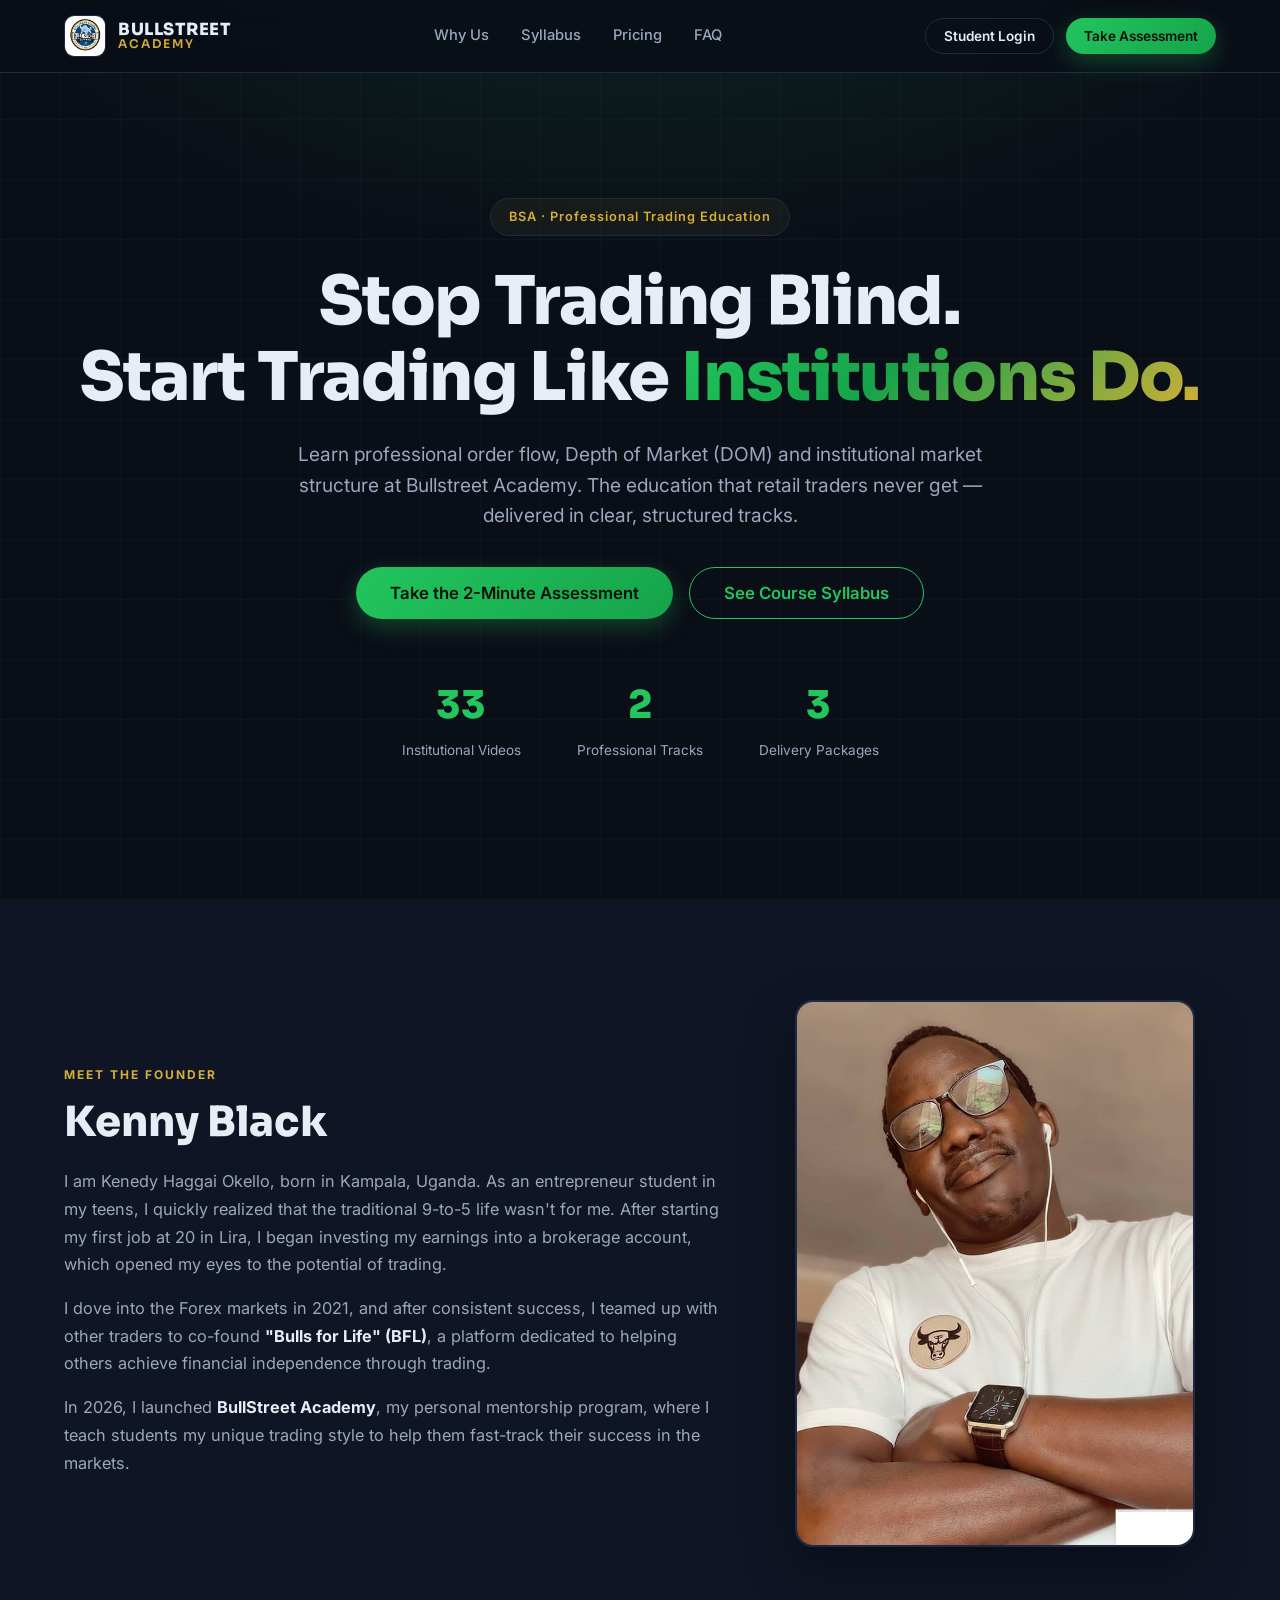
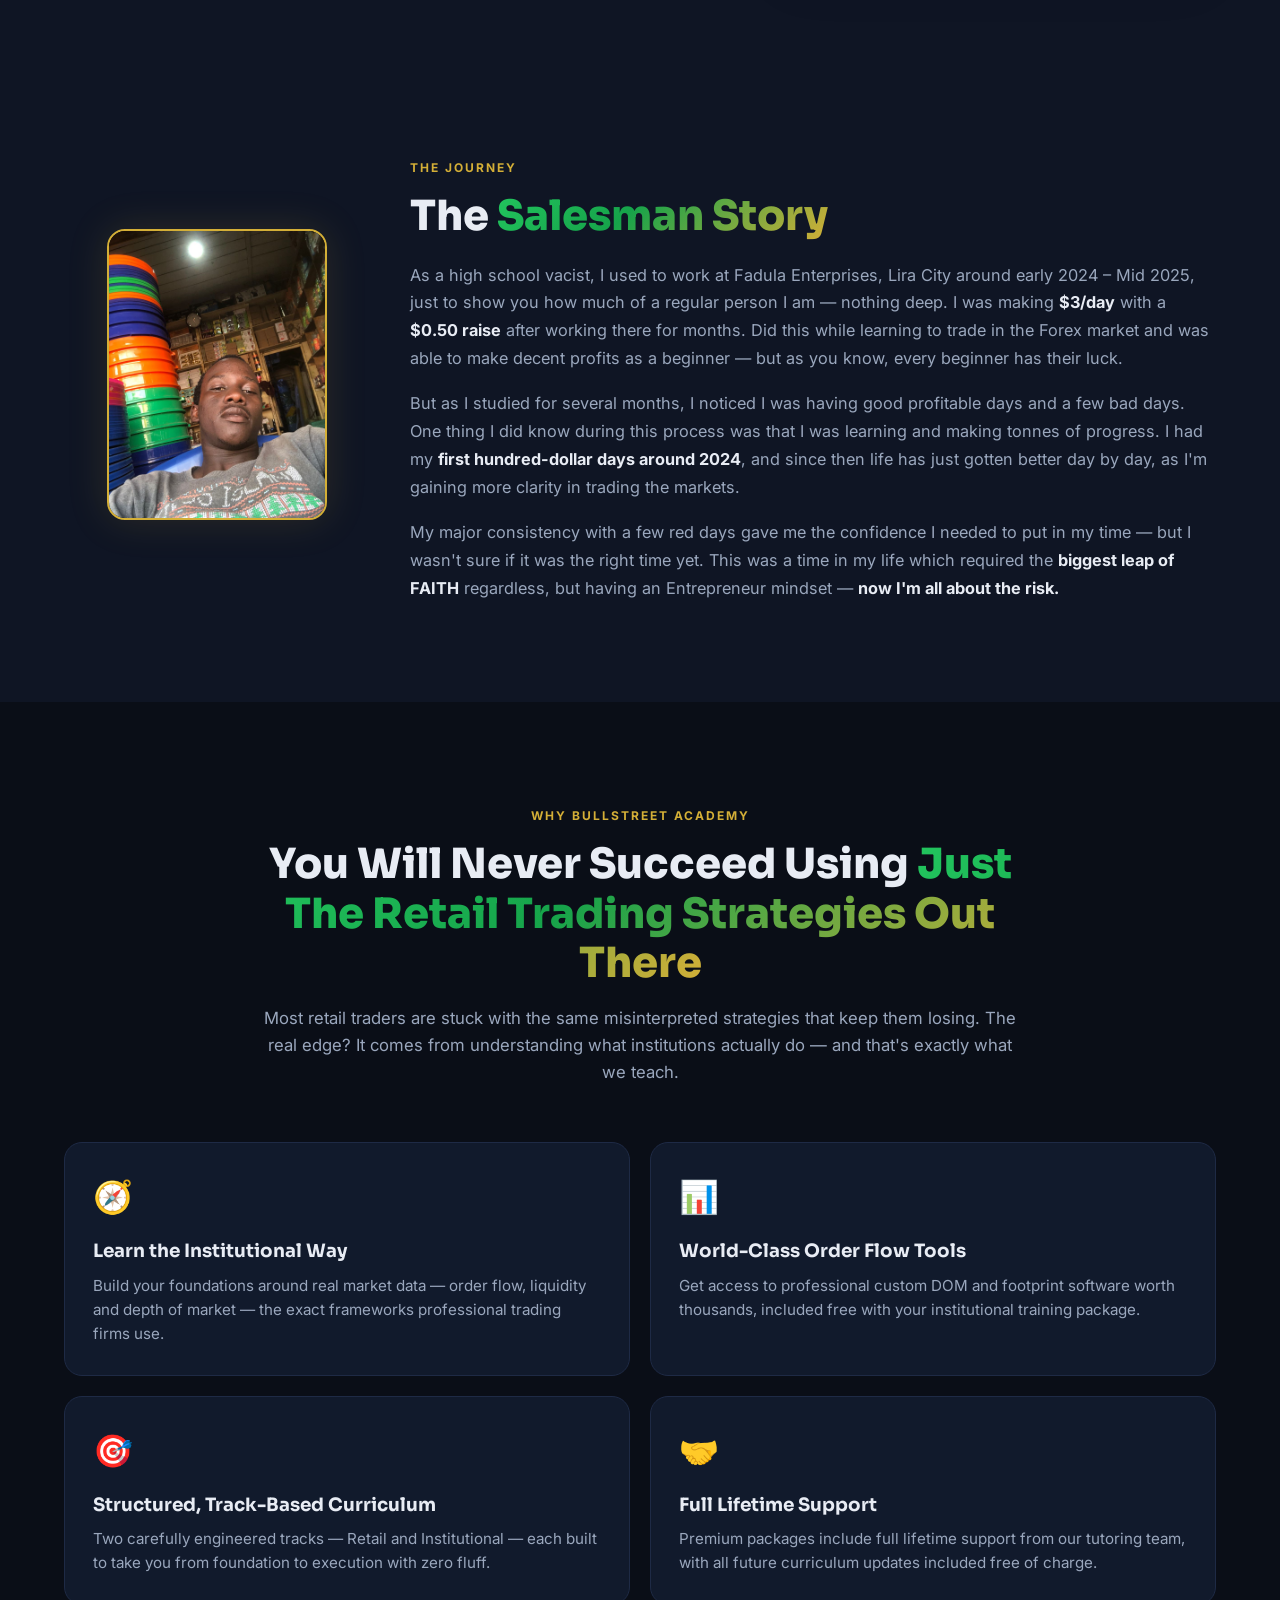
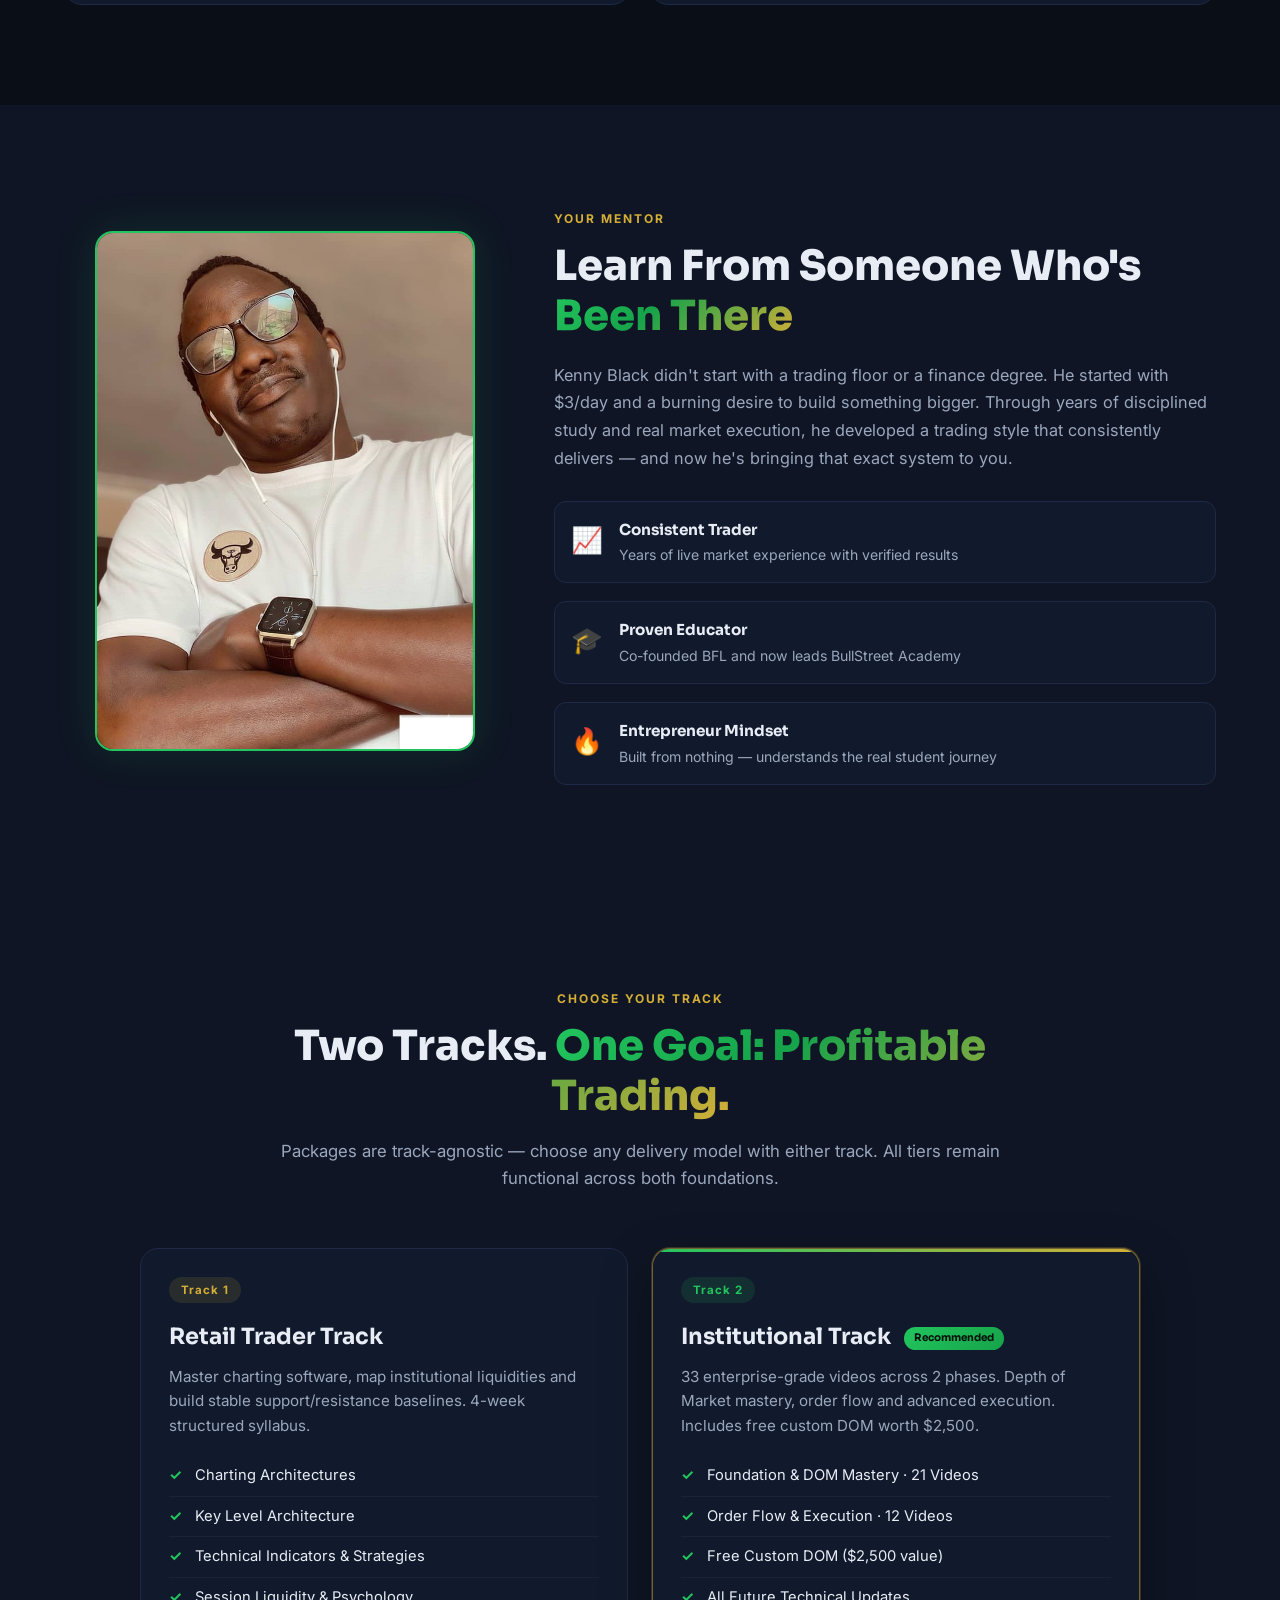
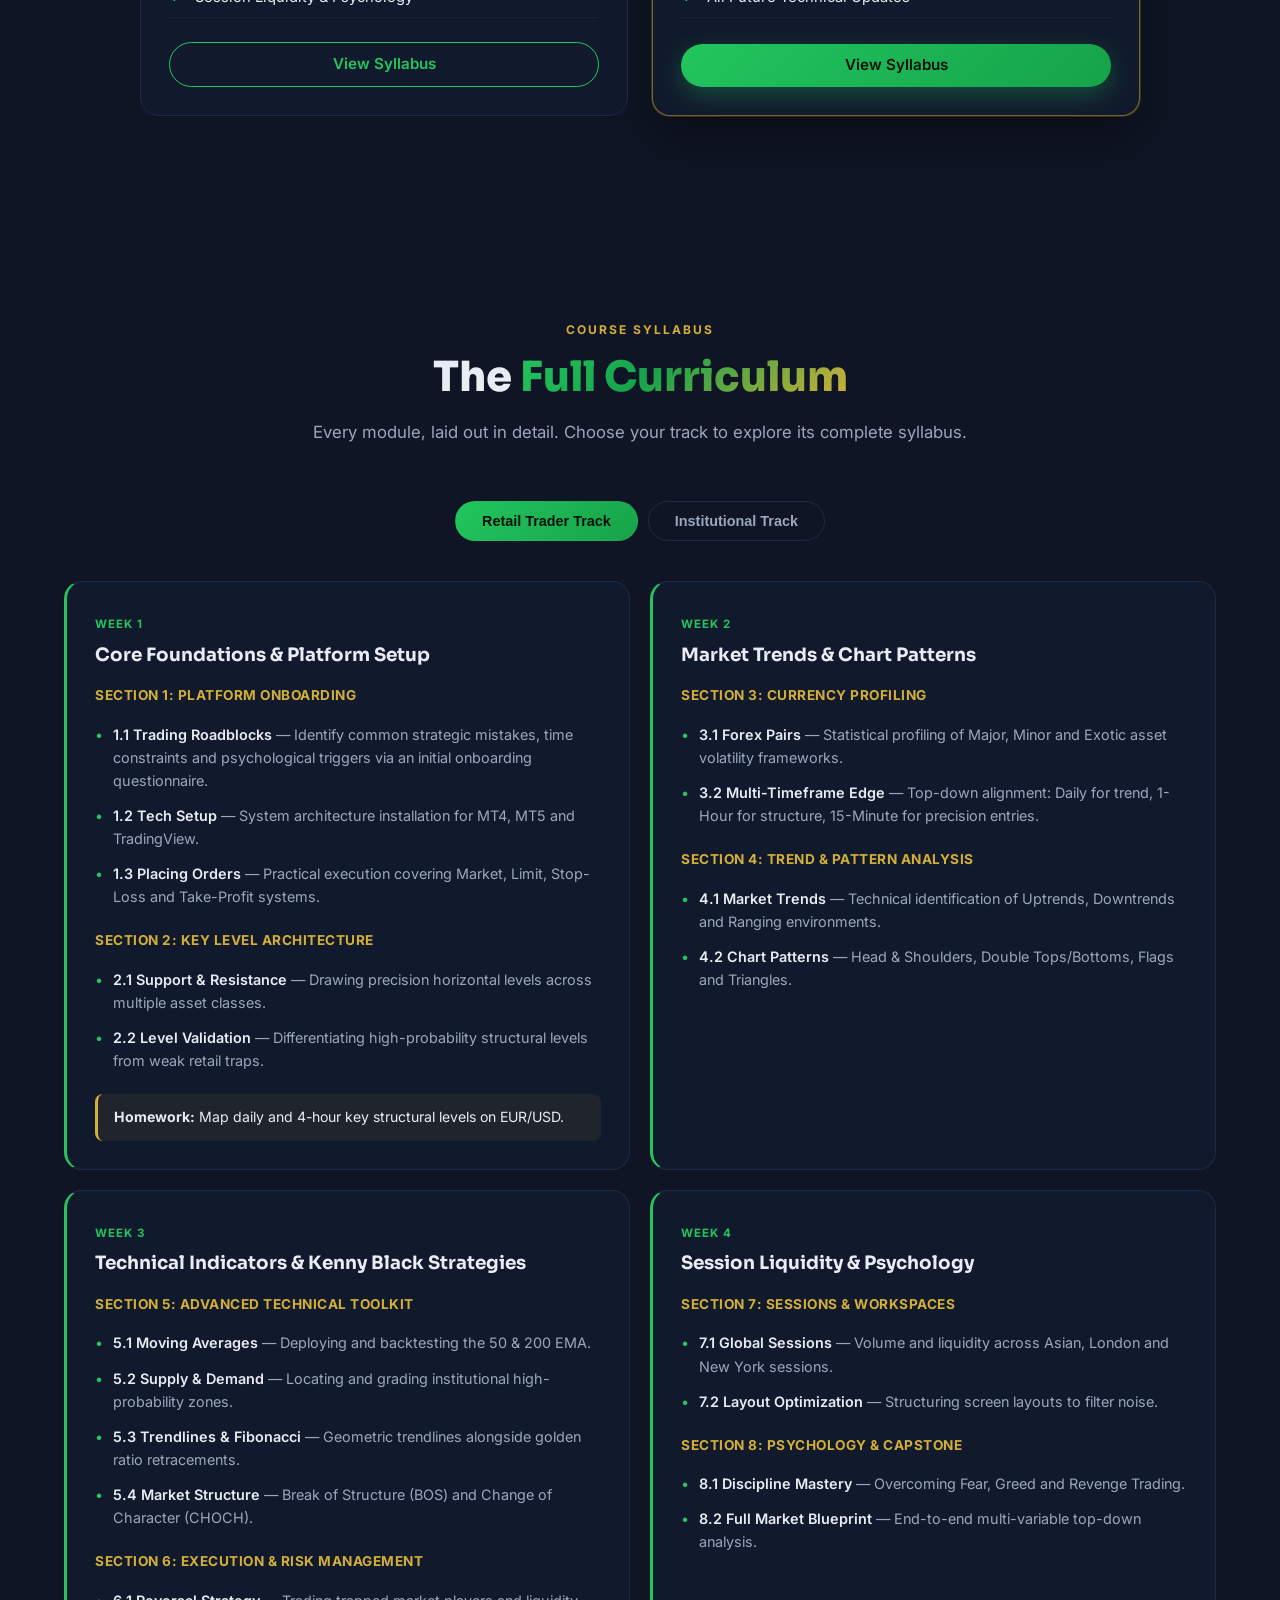
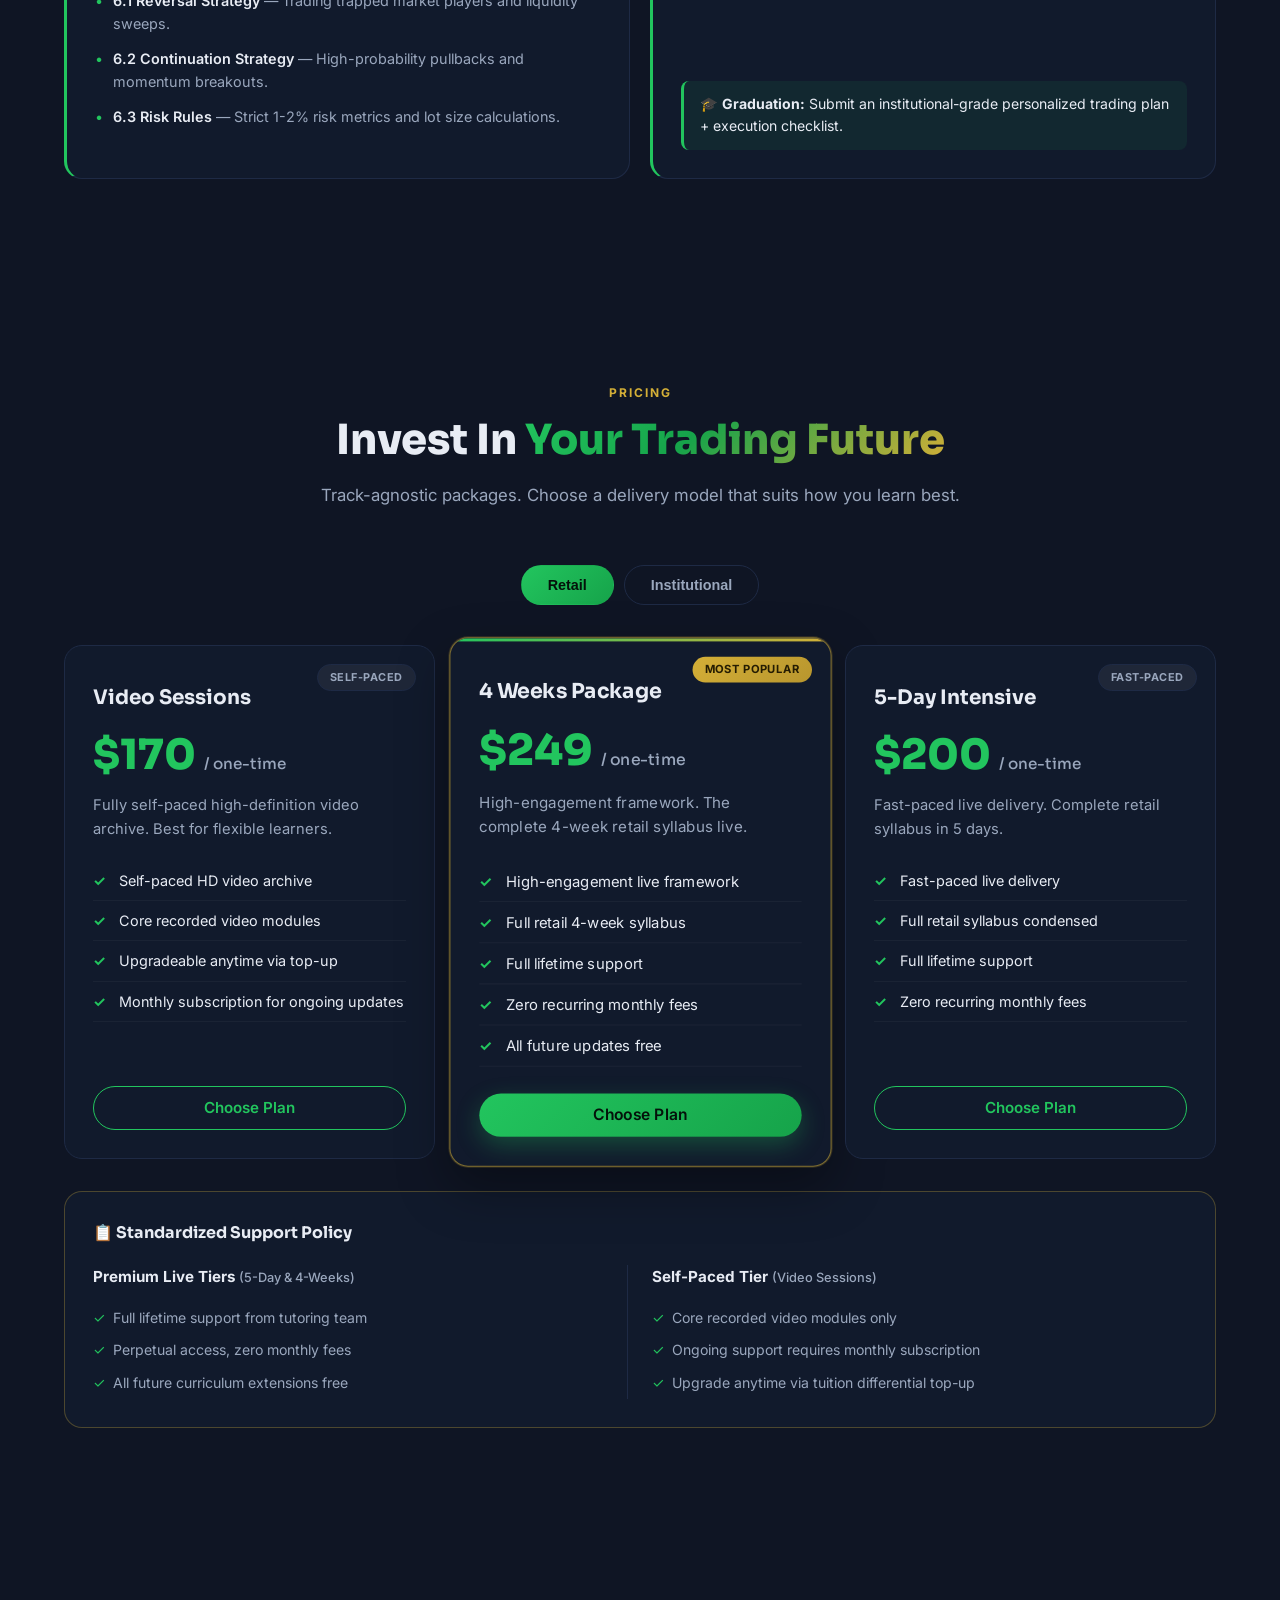
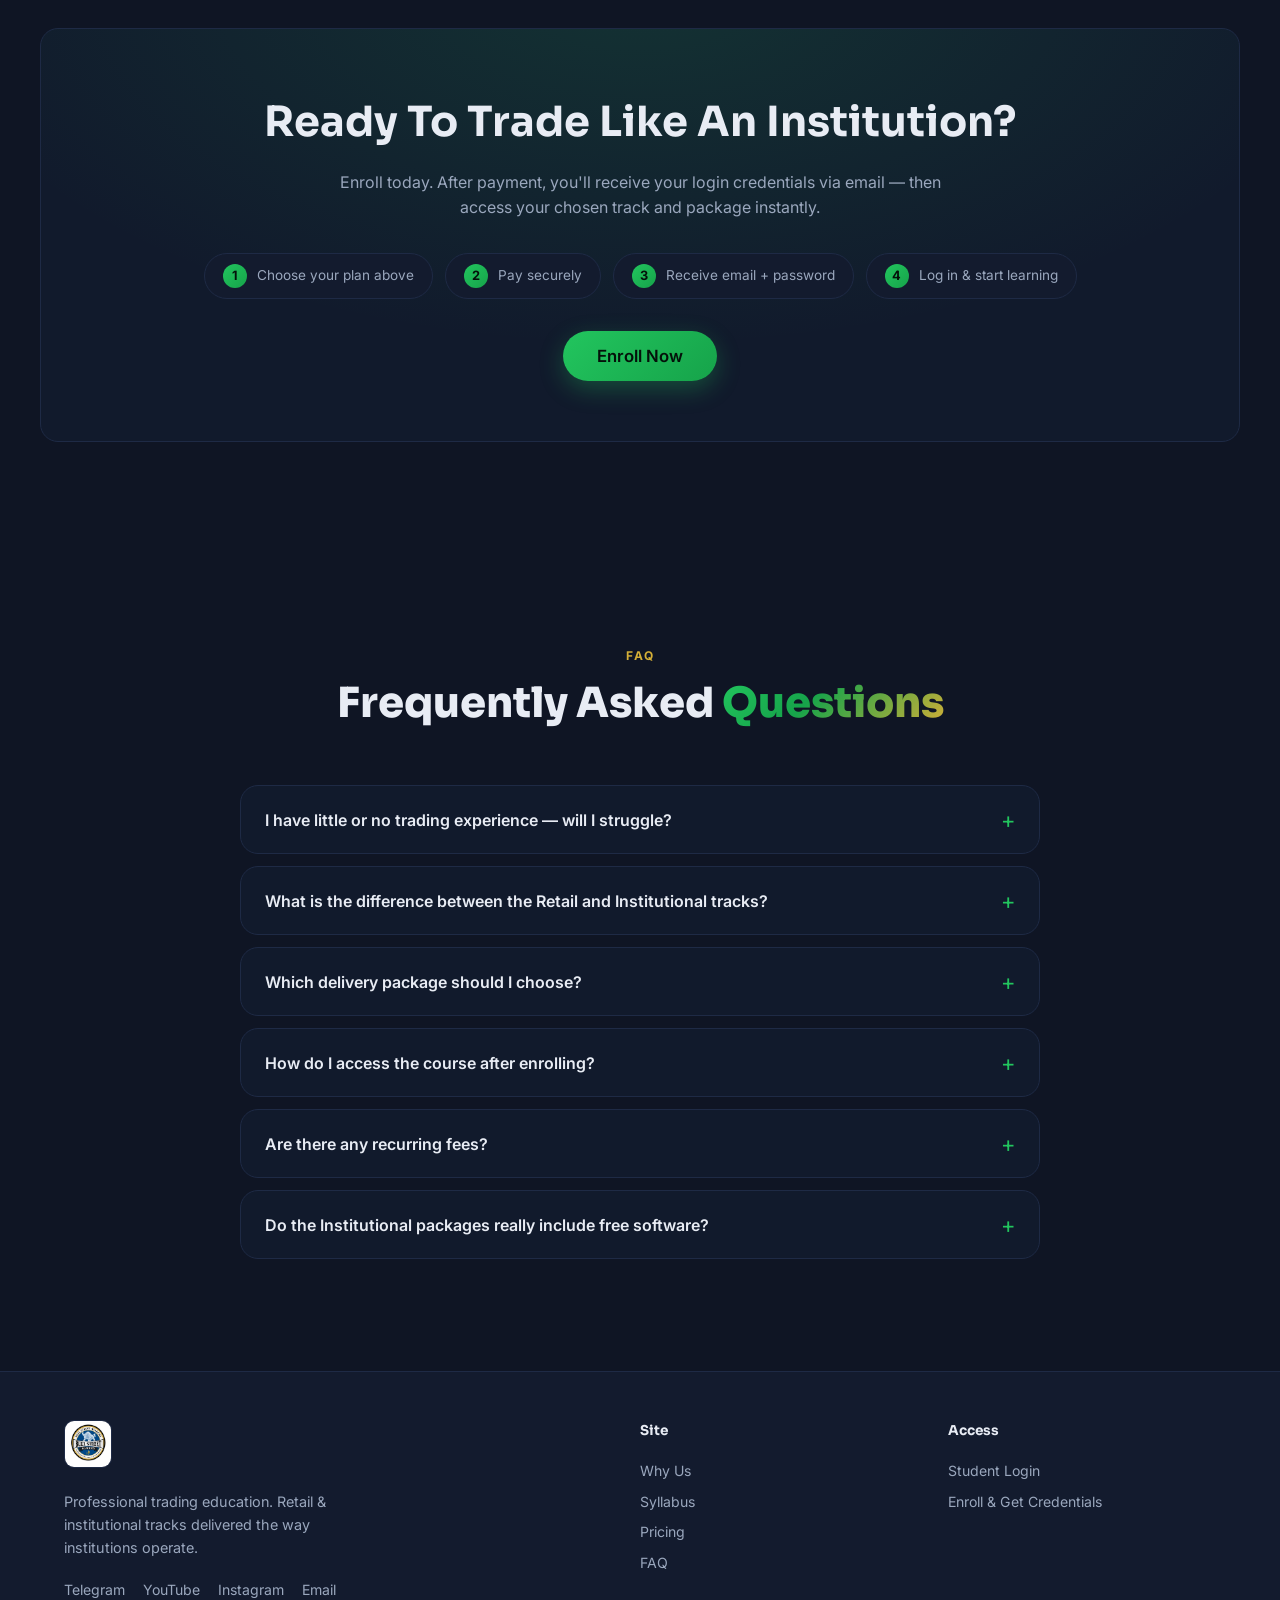
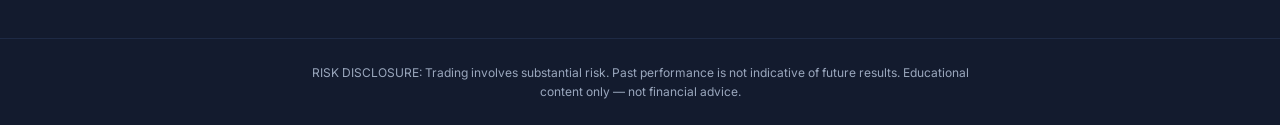
<file: index.html>
<!DOCTYPE html>
<html lang="en">
<head>
  <meta charset="UTF-8">
  <meta name="viewport" content="width=device-width, initial-scale=1.0">
  <title>Bullstreet Academy | Professional Trading Education</title>
  <meta name="description" content="Bullstreet Academy offers professional forex and institutional trading education. Two tracks: Retail and Institutional. Learn order flow, DOM and footprint trading from professionals.">
  <link rel="icon" type="image/jpeg" href="logo.jpeg">
  <link rel="stylesheet" href="styles.css">
  <link rel="preconnect" href="https://fonts.googleapis.com">
  <link rel="preconnect" href="https://fonts.gstatic.com" crossorigin>
  <link href="https://fonts.googleapis.com/css2?family=Inter:wght@400;500;600;700;800&family=Sora:wght@400;600;700;800&display=swap" rel="stylesheet">
</head>
<body>

  <!-- NAVIGATION -->
  <header class="nav">
    <div class="container nav-inner">
      <a href="#top" class="brand">
        <img src="logo.jpeg" alt="Bullstreet Academy logo" class="brand-logo">
        <span class="brand-text">BULLSTREET<span class="brand-accent">ACADEMY</span></span>
      </a>
      <nav class="nav-links">
        <a href="#about">Why Us</a>
        <a href="#syllabus">Syllabus</a>
        <a href="#pricing">Pricing</a>
        <a href="#faq">FAQ</a>
      </nav>
      <div class="nav-actions">
        <a href="app/login.html" class="btn btn-ghost btn-sm">Student Login</a>
        <a href="app/assessment.html" class="btn btn-primary btn-sm">Take Assessment</a>
      </div>
      <button class="nav-toggle" id="nav-toggle" aria-label="Menu">
        <span></span><span></span><span></span>
      </button>
    </div>
    <div class="mobile-menu" id="mobile-menu">
      <a href="#about">Why Us</a>
      <a href="#syllabus">Syllabus</a>
      <a href="#pricing">Pricing</a>
      <a href="#faq">FAQ</a>
      <a href="app/login.html" class="btn btn-primary">Student Login</a>
    </div>
  </header>

  <!-- HERO -->
  <section class="hero" id="top">
    <div class="hero-bg"></div>
    <div class="container hero-inner">
      <div class="hero-badge">BSA · Professional Trading Education</div>
      <h1 class="hero-title">Stop Trading Blind.<br>Start Trading Like <span class="gradient-text">Institutions Do.</span></h1>
      <p class="hero-sub">Learn professional order flow, Depth of Market (DOM) and institutional market structure at Bullstreet Academy. The education that retail traders never get — delivered in clear, structured tracks.</p>
      <div class="hero-cta">
        <a href="app/assessment.html" class="btn btn-primary btn-lg">Take the 2-Minute Assessment</a>
        <a href="#syllabus" class="btn btn-outline btn-lg">See Course Syllabus</a>
      </div>
      <div class="hero-stats">
        <div class="stat">
          <span class="stat-value" data-count="33">33</span>
          <span class="stat-label">Institutional Videos</span>
        </div>
        <div class="stat">
          <span class="stat-value">2</span>
          <span class="stat-label">Professional Tracks</span>
        </div>
        <div class="stat">
          <span class="stat-value">3</span>
          <span class="stat-label">Delivery Packages</span>
        </div>
      </div>
    </div>
  </section>

  <!-- ABOUT ME -->
  <section class="section about-me" id="about-me">
    <div class="container">
      <div class="about-me-grid">
        <div class="about-me-content">
          <span class="eyebrow">Meet The Founder</span>
          <h2 class="section-title">Kenny Black</h2>
          <p class="about-me-text">I am Kenedy Haggai Okello, born in Kampala, Uganda. As an entrepreneur student in my teens, I quickly realized that the traditional 9-to-5 life wasn't for me. After starting my first job at 20 in Lira, I began investing my earnings into a brokerage account, which opened my eyes to the potential of trading.</p>
          <p class="about-me-text">I dove into the Forex markets in 2021, and after consistent success, I teamed up with other traders to co-found <strong>"Bulls for Life" (BFL)</strong>, a platform dedicated to helping others achieve financial independence through trading.</p>
          <p class="about-me-text">In 2026, I launched <strong>BullStreet Academy</strong>, my personal mentorship program, where I teach students my unique trading style to help them fast-track their success in the markets.</p>
        </div>
        <div class="about-me-image">
          <img src="WhatsApp Image 2026-09-05 at 14.57.25.jpeg" alt="Kenny Black — Founder of Bullstreet Academy">
        </div>
      </div>
    </div>
  </section>

  <!-- THE JOURNEY -->
  <section class="section journey">
    <div class="container">
      <div class="journey-grid">
        <div class="journey-image">
          <img src="WhatsApp Image 2026-09-05 at 15.00.44.jpeg" alt="Kenny Black — The Journey">
        </div>
        <div class="journey-content">
          <span class="eyebrow">The Journey</span>
          <h2 class="section-title">The <span class="gradient-text">Salesman Story</span></h2>
          <p class="journey-text">As a high school vacist, I used to work at Fadula Enterprises, Lira City around early 2024 – Mid 2025, just to show you how much of a regular person I am — nothing deep. I was making <strong>$3/day</strong> with a <strong>$0.50 raise</strong> after working there for months. Did this while learning to trade in the Forex market and was able to make decent profits as a beginner — but as you know, every beginner has their luck.</p>
          <p class="journey-text">But as I studied for several months, I noticed I was having good profitable days and a few bad days. One thing I did know during this process was that I was learning and making tonnes of progress. I had my <strong>first hundred-dollar days around 2024</strong>, and since then life has just gotten better day by day, as I'm gaining more clarity in trading the markets.</p>
          <p class="journey-text">My major consistency with a few red days gave me the confidence I needed to put in my time — but I wasn't sure if it was the right time yet. This was a time in my life which required the <strong>biggest leap of FAITH</strong> regardless, but having an Entrepreneur mindset — <strong>now I'm all about the risk.</strong></p>
        </div>
      </div>
    </div>
  </section>

  <!-- ABOUT / WHY US -->
  <section class="section about" id="about">
    <div class="container">
      <div class="section-head">
        <span class="eyebrow">Why Bullstreet Academy</span>
        <h2 class="section-title">You Will Never Succeed Using <span class="gradient-text">Just The Retail Trading Strategies Out There</span></h2>
        <p class="section-sub">Most retail traders are stuck with the same misinterpreted strategies that keep them losing. The real edge? It comes from understanding what institutions actually do — and that's exactly what we teach.</p>
      </div>
      <div class="about-grid">
        <div class="about-card card">
          <div class="card-icon">🧭</div>
          <h3>Learn the Institutional Way</h3>
          <p>Build your foundations around real market data — order flow, liquidity and depth of market — the exact frameworks professional trading firms use.</p>
        </div>
        <div class="about-card card">
          <div class="card-icon">📊</div>
          <h3>World-Class Order Flow Tools</h3>
          <p>Get access to professional custom DOM and footprint software worth thousands, included free with your institutional training package.</p>
        </div>
        <div class="about-card card">
          <div class="card-icon">🎯</div>
          <h3>Structured, Track-Based Curriculum</h3>
          <p>Two carefully engineered tracks — Retail and Institutional — each built to take you from foundation to execution with zero fluff.</p>
        </div>
        <div class="about-card card">
          <div class="card-icon">🤝</div>
          <h3>Full Lifetime Support</h3>
          <p>Premium packages include full lifetime support from our tutoring team, with all future curriculum updates included free of charge.</p>
        </div>
      </div>
    </div>
  </section>

  <!-- YOUR MENTOR -->
  <section class="section mentor">
    <div class="container">
      <div class="mentor-grid">
        <div class="mentor-image">
          <img src="WhatsApp Image 2026-09-05 at 14.57.25.jpeg" alt="Kenny Black — Your Mentor">
        </div>
        <div class="mentor-content">
          <span class="eyebrow">Your Mentor</span>
          <h2 class="section-title">Learn From Someone Who's <span class="gradient-text">Been There</span></h2>
          <p class="mentor-text">Kenny Black didn't start with a trading floor or a finance degree. He started with $3/day and a burning desire to build something bigger. Through years of disciplined study and real market execution, he developed a trading style that consistently delivers — and now he's bringing that exact system to you.</p>
          <div class="mentor-highlights">
            <div class="mentor-highlight">
              <span class="highlight-icon">📈</span>
              <div>
                <strong>Consistent Trader</strong>
                <p>Years of live market experience with verified results</p>
              </div>
            </div>
            <div class="mentor-highlight">
              <span class="highlight-icon">🎓</span>
              <div>
                <strong>Proven Educator</strong>
                <p>Co-founded BFL and now leads BullStreet Academy</p>
              </div>
            </div>
            <div class="mentor-highlight">
              <span class="highlight-icon">🔥</span>
              <div>
                <strong>Entrepreneur Mindset</strong>
                <p>Built from nothing — understands the real student journey</p>
              </div>
            </div>
          </div>
        </div>
      </div>
    </div>
  </section>

  <!-- TRACKS OVERVIEW -->
  <section class="section tracks">
    <div class="container">
      <div class="section-head">
        <span class="eyebrow">Choose Your Track</span>
        <h2 class="section-title">Two Tracks. <span class="gradient-text">One Goal: Profitable Trading.</span></h2>
        <p class="section-sub">Packages are track-agnostic — choose any delivery model with either track. All tiers remain functional across both foundations.</p>
      </div>
      <div class="tracks-grid">
        <div class="track-card card" data-track="retail">
          <div class="track-tag">Track 1</div>
          <h3 class="track-name">Retail Trader Track</h3>
          <p class="track-desc">Master charting software, map institutional liquidities and build stable support/resistance baselines. 4-week structured syllabus.</p>
          <ul class="track-features">
            <li>Charting Architectures</li>
            <li>Key Level Architecture</li>
            <li>Technical Indicators &amp; Strategies</li>
            <li>Session Liquidity &amp; Psychology</li>
          </ul>
          <a href="#syllabus" class="btn btn-outline">View Syllabus</a>
        </div>
        <div class="track-card card featured" data-track="institutional">
          <div class="track-tag">Track 2</div>
          <h3 class="track-name">Institutional Track <span class="pill-popular">Recommended</span></h3>
          <p class="track-desc">33 enterprise-grade videos across 2 phases. Depth of Market mastery, order flow and advanced execution. Includes free custom DOM worth $2,500.</p>
          <ul class="track-features">
            <li>Foundation &amp; DOM Mastery · 21 Videos</li>
            <li>Order Flow &amp; Execution · 12 Videos</li>
            <li>Free Custom DOM ($2,500 value)</li>
            <li>All Future Technical Updates</li>
          </ul>
          <a href="#syllabus" class="btn btn-primary">View Syllabus</a>
        </div>
      </div>
    </div>
  </section>

  <!-- SYLLABUS -->
  <section class="section syllabus" id="syllabus">
    <div class="container">
      <div class="section-head">
        <span class="eyebrow">Course Syllabus</span>
        <h2 class="section-title">The <span class="gradient-text">Full Curriculum</span></h2>
        <p class="section-sub">Every module, laid out in detail. Choose your track to explore its complete syllabus.</p>
      </div>

      <div class="syllabus-tabs">
        <button class="tab-btn active" data-tab="retail">Retail Trader Track</button>
        <button class="tab-btn" data-tab="institutional">Institutional Track</button>
      </div>

      <!-- RETAIL TAB -->
      <div class="tab-panel active" id="tab-retail">
        <div class="week-grid">

          <div class="week card">
            <div class="week-head">
              <span class="week-num">Week 1</span>
              <h3>Core Foundations &amp; Platform Setup</h3>
            </div>
            <div class="week-section">
              <h4>Section 1: Platform Onboarding</h4>
              <ul>
                <li><span class="li-title">1.1 Trading Roadblocks</span> — Identify common strategic mistakes, time constraints and psychological triggers via an initial onboarding questionnaire.</li>
                <li><span class="li-title">1.2 Tech Setup</span> — System architecture installation for MT4, MT5 and TradingView.</li>
                <li><span class="li-title">1.3 Placing Orders</span> — Practical execution covering Market, Limit, Stop-Loss and Take-Profit systems.</li>
              </ul>
            </div>
            <div class="week-section">
              <h4>Section 2: Key Level Architecture</h4>
              <ul>
                <li><span class="li-title">2.1 Support &amp; Resistance</span> — Drawing precision horizontal levels across multiple asset classes.</li>
                <li><span class="li-title">2.2 Level Validation</span> — Differentiating high-probability structural levels from weak retail traps.</li>
              </ul>
            </div>
            <div class="homework"><strong>Homework:</strong> Map daily and 4-hour key structural levels on EUR/USD.</div>
          </div>

          <div class="week card">
            <div class="week-head">
              <span class="week-num">Week 2</span>
              <h3>Market Trends &amp; Chart Patterns</h3>
            </div>
            <div class="week-section">
              <h4>Section 3: Currency Profiling</h4>
              <ul>
                <li><span class="li-title">3.1 Forex Pairs</span> — Statistical profiling of Major, Minor and Exotic asset volatility frameworks.</li>
                <li><span class="li-title">3.2 Multi-Timeframe Edge</span> — Top-down alignment: Daily for trend, 1-Hour for structure, 15-Minute for precision entries.</li>
              </ul>
            </div>
            <div class="week-section">
              <h4>Section 4: Trend &amp; Pattern Analysis</h4>
              <ul>
                <li><span class="li-title">4.1 Market Trends</span> — Technical identification of Uptrends, Downtrends and Ranging environments.</li>
                <li><span class="li-title">4.2 Chart Patterns</span> — Head &amp; Shoulders, Double Tops/Bottoms, Flags and Triangles.</li>
              </ul>
            </div>
          </div>

          <div class="week card">
            <div class="week-head">
              <span class="week-num">Week 3</span>
              <h3>Technical Indicators &amp; Kenny Black Strategies</h3>
            </div>
            <div class="week-section">
              <h4>Section 5: Advanced Technical Toolkit</h4>
              <ul>
                <li><span class="li-title">5.1 Moving Averages</span> — Deploying and backtesting the 50 &amp; 200 EMA.</li>
                <li><span class="li-title">5.2 Supply &amp; Demand</span> — Locating and grading institutional high-probability zones.</li>
                <li><span class="li-title">5.3 Trendlines &amp; Fibonacci</span> — Geometric trendlines alongside golden ratio retracements.</li>
                <li><span class="li-title">5.4 Market Structure</span> — Break of Structure (BOS) and Change of Character (CHOCH).</li>
              </ul>
            </div>
            <div class="week-section">
              <h4>Section 6: Execution &amp; Risk Management</h4>
              <ul>
                <li><span class="li-title">6.1 Reversal Strategy</span> — Trading trapped market players and liquidity sweeps.</li>
                <li><span class="li-title">6.2 Continuation Strategy</span> — High-probability pullbacks and momentum breakouts.</li>
                <li><span class="li-title">6.3 Risk Rules</span> — Strict 1-2% risk metrics and lot size calculations.</li>
              </ul>
            </div>
          </div>

          <div class="week card">
            <div class="week-head">
              <span class="week-num">Week 4</span>
              <h3>Session Liquidity &amp; Psychology</h3>
            </div>
            <div class="week-section">
              <h4>Section 7: Sessions &amp; Workspaces</h4>
              <ul>
                <li><span class="li-title">7.1 Global Sessions</span> — Volume and liquidity across Asian, London and New York sessions.</li>
                <li><span class="li-title">7.2 Layout Optimization</span> — Structuring screen layouts to filter noise.</li>
              </ul>
            </div>
            <div class="week-section">
              <h4>Section 8: Psychology &amp; Capstone</h4>
              <ul>
                <li><span class="li-title">8.1 Discipline Mastery</span> — Overcoming Fear, Greed and Revenge Trading.</li>
                <li><span class="li-title">8.2 Full Market Blueprint</span> — End-to-end multi-variable top-down analysis.</li>
              </ul>
            </div>
            <div class="graduation">🎓 <strong>Graduation:</strong> Submit an institutional-grade personalized trading plan + execution checklist.</div>
          </div>

        </div>
      </div>

      <!-- INSTITUTIONAL TAB -->
      <div class="tab-panel" id="tab-institutional">
        <div class="inst-header card">
          <div class="inst-summary">
            <div class="inst-vol">33 <span>Enterprise-Grade Modules</span></div>
            <div class="inst-asset">🎁 <strong>Free Custom DOM Software</strong> — Retail valuation <strong>$2,500</strong> + all future technical updates.</div>
          </div>
        </div>

        <div class="phase-block">
          <div class="phase-head">
            <span class="phase-num">Phase 1</span>
            <h3>Foundation &amp; DOM Mastery</h3>
            <span class="phase-count">21 Videos</span>
          </div>
          <div class="phase-section card">
            <h4>Section 1 · Introduction &amp; What to Expect <span class="vcount">3 videos</span></h4>
            <p>Welcome, Process 0-100%, Operational Timetable.</p>
          </div>
          <div class="phase-section card">
            <h4>Section 2 · Trading Data: Institutional Perspective <span class="vcount">2 videos</span></h4>
            <p>Trading as a Business, Retail vs. Institutional Gap.</p>
          </div>
          <div class="phase-section card">
            <h4>Section 3 · Trading Data: Going Deeper <span class="vcount">4 videos</span></h4>
            <p>Real World Mechanics, The Trader Journey, Key Ecosystem Components.</p>
          </div>
          <div class="phase-section card">
            <h4>Section 4 · Market Observation Like a Professional <span class="vcount">3 videos</span></h4>
            <p>DOM Exercise P1 &amp; P2, Consolidating Institutional Data Flows.</p>
          </div>
          <div class="phase-section card">
            <h4>Section 5 · Depth of Market Full Installation <span class="vcount">8 videos</span></h4>
            <p>Installation Intro, Platform Comparison, Parts 1-5, Contract Selection.</p>
          </div>
        </div>

        <div class="phase-block">
          <div class="phase-head">
            <span class="phase-num">Phase 2</span>
            <h3>Order Flow &amp; Execution Mastery</h3>
            <span class="phase-count">12 Videos</span>
          </div>
          <div class="phase-section card">
            <h4>Section 1 · Footprint Chart Architecture <span class="vcount">3 videos</span></h4>
            <p>Bid/Ask, Delta, Volume Clusters, Imbalance Mechanics.</p>
          </div>
          <div class="phase-section card">
            <h4>Section 2 · Tracking Aggressive &amp; Passive Behavior <span class="vcount">3 videos</span></h4>
            <p>Aggressive Orders, Delta Spikes, Passive Absorption, Exhaustion vs. Absorption.</p>
          </div>
          <div class="phase-section card">
            <h4>Section 3 · Trade Validation &amp; Contextual Integration <span class="vcount">3 videos</span></h4>
            <p>Validating Structural Levels, DOM + Footprint Confluence, Faked Breakouts.</p>
          </div>
          <div class="phase-section card">
            <h4>Section 4 · Workspace Optimization &amp; Execution Design <span class="vcount">3 videos</span></h4>
            <p>Professional Template Setup, Filtering Structural Noise, Execution Blueprint Checklist.</p>
          </div>
        </div>

        <div class="inst-funnel card">
          <h4>User Funnel Architecture</h4>
          <p>Choose your track → Select your delivery package. Both foundational tracks remain fully functional across all delivery models.</p>
          <div class="funnel-row">
            <div class="funnel-step">1. Choose Track <span>Retail OR Institutional</span></div>
            <div class="funnel-arrow">→</div>
            <div class="funnel-step">2. Select Package <span>5-Day / One Month / Video Sessions</span></div>
          </div>
        </div>
      </div>

    </div>
  </section>

  <!-- PRICING -->
  <section class="section pricing" id="pricing">
    <div class="container">
      <div class="section-head">
        <span class="eyebrow">Pricing</span>
        <h2 class="section-title">Invest In <span class="gradient-text">Your Trading Future</span></h2>
        <p class="section-sub">Track-agnostic packages. Choose a delivery model that suits how you learn best.</p>
      </div>

      <div class="pricing-tabs">
        <button class="tab-btn active" data-tab="retail-price">Retail</button>
        <button class="tab-btn" data-tab="inst-price">Institutional</button>
      </div>

      <!-- RETAIL PRICING -->
      <div class="price-grid active" id="price-retail">
        <div class="price-card card">
          <div class="price-badge">Self-Paced</div>
          <h3 class="price-name">Video Sessions</h3>
          <div class="price-amount">$170 <span>/ one-time</span></div>
          <p class="price-desc">Fully self-paced high-definition video archive. Best for flexible learners.</p>
          <ul class="price-features">
            <li>Self-paced HD video archive</li>
            <li>Core recorded video modules</li>
            <li>Upgradeable anytime via top-up</li>
            <li>Monthly subscription for ongoing updates</li>
          </ul>
          <a href="#join" class="btn btn-outline join-btn" data-plan="Retail Video Sessions" data-price="170">Choose Plan</a>
        </div>

        <div class="price-card card popular">
          <div class="price-badge popular-badge">Most Popular</div>
          <h3 class="price-name">4 Weeks Package</h3>
          <div class="price-amount">$249 <span>/ one-time</span></div>
          <p class="price-desc">High-engagement framework. The complete 4-week retail syllabus live.</p>
          <ul class="price-features">
            <li>High-engagement live framework</li>
            <li>Full retail 4-week syllabus</li>
            <li>Full lifetime support</li>
            <li>Zero recurring monthly fees</li>
            <li>All future updates free</li>
          </ul>
          <a href="#join" class="btn btn-primary join-btn" data-plan="Retail 4 Weeks Package" data-price="249">Choose Plan</a>
        </div>

        <div class="price-card card">
          <div class="price-badge">Fast-Paced</div>
          <h3 class="price-name">5-Day Intensive</h3>
          <div class="price-amount">$200 <span>/ one-time</span></div>
          <p class="price-desc">Fast-paced live delivery. Complete retail syllabus in 5 days.</p>
          <ul class="price-features">
            <li>Fast-paced live delivery</li>
            <li>Full retail syllabus condensed</li>
            <li>Full lifetime support</li>
            <li>Zero recurring monthly fees</li>
          </ul>
          <a href="#join" class="btn btn-outline join-btn" data-plan="Retail 5-Day Intensive" data-price="200">Choose Plan</a>
        </div>
      </div>

      <!-- INSTITUTIONAL PRICING -->
      <div class="price-grid" id="price-inst">
        <div class="price-card card">
          <div class="price-badge">Self-Paced</div>
          <h3 class="price-name">Video Sessions</h3>
          <div class="price-amount">$1,000 <span>/ one-time</span></div>
          <p class="price-desc">All 33 institutional videos, self-paced. Free Custom DOM included.</p>
          <ul class="price-features">
            <li>All 33 institutional videos</li>
            <li>Self-paced HD format</li>
            <li>Free Custom DOM ($2,500 value)</li>
            <li>Upgradeable via top-up</li>
            <li>Monthly subscription for future updates</li>
          </ul>
          <a href="#join" class="btn btn-outline join-btn" data-plan="Institutional Video Sessions" data-price="1000">Choose Plan</a>
        </div>

        <div class="price-card card popular">
          <div class="price-badge popular-badge">Most Popular</div>
          <h3 class="price-name">4 Weeks Package</h3>
          <div class="price-amount">$1,400 <span>/ one-time</span></div>
          <p class="price-desc">High-engagement framework for the full institutional syllabus.</p>
          <ul class="price-features">
            <li>High-engagement live framework</li>
            <li>Full institutional syllabus</li>
            <li>Full lifetime support</li>
            <li>Free Custom DOM ($2,500 value)</li>
            <li>Zero recurring monthly fees</li>
          </ul>
          <a href="#join" class="btn btn-primary join-btn" data-plan="Institutional 4 Weeks Package" data-price="1400">Choose Plan</a>
        </div>

        <div class="price-card card">
          <div class="price-badge">Fast-Paced</div>
          <h3 class="price-name">5-Day Intensive</h3>
          <div class="price-amount">$1,390 <span>/ one-time</span></div>
          <p class="price-desc">Fast-paced live delivery of the institutional curriculum.</p>
          <ul class="price-features">
            <li>Fast-paced live delivery</li>
            <li>Full institutional syllabus</li>
            <li>Full lifetime support</li>
            <li>Free Custom DOM ($2,500 value)</li>
          </ul>
          <a href="#join" class="btn btn-outline join-btn" data-plan="Institutional 5-Day Intensive" data-price="1390">Choose Plan</a>
        </div>
      </div>

      <div class="support-policy card">
        <h4>📋 Standardized Support Policy</h4>
        <div class="support-grid">
          <div class="support-col">
            <h5>Premium Live Tiers <span>(5-Day &amp; 4-Weeks)</span></h5>
            <ul>
              <li>Full lifetime support from tutoring team</li>
              <li>Perpetual access, zero monthly fees</li>
              <li>All future curriculum extensions free</li>
            </ul>
          </div>
          <div class="support-col">
            <h5>Self-Paced Tier <span>(Video Sessions)</span></h5>
            <ul>
              <li>Core recorded video modules only</li>
              <li>Ongoing support requires monthly subscription</li>
              <li>Upgrade anytime via tuition differential top-up</li>
            </ul>
          </div>
        </div>
      </div>
    </div>
  </section>

  <!-- JOIN / REGISTER MODAL TRIGGER -->
  <section class="section join" id="join">
    <div class="container join-inner card">
      <h2 class="join-title">Ready To Trade Like An Institution?</h2>
      <p class="join-sub">Enroll today. After payment, you'll receive your login credentials via email — then access your chosen track and package instantly.</p>
      <div class="join-steps">
        <div class="join-step"><span>1</span> Choose your plan above</div>
        <div class="join-step"><span>2</span> Pay securely</div>
        <div class="join-step"><span>3</span> Receive email + password</div>
        <div class="join-step"><span>4</span> Log in &amp; start learning</div>
      </div>
      <a href="#pricing" class="btn btn-primary btn-lg">Enroll Now</a>
    </div>
  </section>

  <!-- FAQ -->
  <section class="section faq" id="faq">
    <div class="container">
      <div class="section-head">
        <span class="eyebrow">FAQ</span>
        <h2 class="section-title">Frequently Asked <span class="gradient-text">Questions</span></h2>
      </div>
      <div class="faq-list">
        <div class="faq-item card">
          <button class="faq-question">I have little or no trading experience — will I struggle? <span class="faq-icon">+</span></button>
          <div class="faq-answer"><p>Absolutely not. Most students begin with very little experience. Both tracks are designed to build from the ground up. The Retail track starts with core foundations, while the Institutional track assumes no prior institutional knowledge. A clean slate is often an advantage.</p></div>
        </div>
        <div class="faq-item card">
          <button class="faq-question">What is the difference between the Retail and Institutional tracks? <span class="faq-icon">+</span></button>
          <div class="faq-answer"><p>The Retail track focuses on mastering charting software, technical analysis, market structure, indicators, risk management and trading psychology over 4 weeks. The Institutional track goes deeper into Depth of Market (DOM), order flow and footprint charts across 33 videos — the tools professional firms use.</p></div>
        </div>
        <div class="faq-item card">
          <button class="faq-question">Which delivery package should I choose? <span class="faq-icon">+</span></button>
          <div class="faq-answer"><p>Choose based on how you learn best: <strong>5-Day Intensive</strong> for fast-paced live delivery, <strong>4-Weeks Package</strong> (most popular) for a high-engagement framework with more time, or <strong>Video Sessions</strong> for fully self-paced learning. All cover the same curriculum.</p></div>
        </div>
        <div class="faq-item card">
          <button class="faq-question">How do I access the course after enrolling? <span class="faq-icon">+</span></button>
          <div class="faq-answer"><p>After your payment is confirmed, you'll receive a login email and password. Use the <strong>Student Login</strong> button on this page to sign in, choose the style you paid for (Retail or Institutional), and you'll be taken straight to your student portal where all your enrolled content lives.</p></div>
        </div>
        <div class="faq-item card">
          <button class="faq-question">Are there any recurring fees? <span class="faq-icon">+</span></button>
          <div class="faq-answer"><p>Premium live tiers (5-Day and 4-Weeks) have <strong>zero recurring monthly fees</strong> — you get full lifetime support and access. The self-paced Video Sessions tier requires an active monthly subscription for ongoing instructional assistance and updates, but can be upgraded to a premium tier anytime via top-up.</p></div>
        </div>
        <div class="faq-item card">
          <button class="faq-question">Do the Institutional packages really include free software? <span class="faq-icon">+</span></button>
          <div class="faq-answer"><p>Yes. Every Institutional package includes a <strong>free custom Depth of Market (DOM) software template</strong> valued at $2,500, plus all future technical updates. This is included across all three delivery models.</p></div>
        </div>
      </div>
    </div>
  </section>

  <!-- FOOTER -->
  <footer class="footer">
    <div class="container footer-inner">
      <div class="footer-brand">
        <img src="logo.jpeg" alt="Bullstreet Academy" class="footer-logo">
        <p>Professional trading education. Retail &amp; institutional tracks delivered the way institutions operate.</p>
        <div class="footer-socials">
          <a href="https://t.me/+bqYoAejxzANmOGY8" target="_blank" rel="noopener">Telegram</a>
          <a href="https://www.youtube.com/@Bullstreetacademy" target="_blank" rel="noopener">YouTube</a>
          <a href="https://www.instagram.com/__kenny_black?igsh=MWRkeHl5Z3ltYXdtNQ%3D%3D&amp;utm_source=qr" target="_blank" rel="noopener">Instagram</a>
          <a href="mailto:academybullstreet@gmail.com">Email</a>
        </div>
      </div>
      <div class="footer-links">
        <h5>Site</h5>
        <a href="#about">Why Us</a>
        <a href="#syllabus">Syllabus</a>
        <a href="#pricing">Pricing</a>
        <a href="#faq">FAQ</a>
      </div>
      <div class="footer-links">
        <h5>Access</h5>
        <a href="app/login.html" class="footer-login">Student Login</a>
        <a href="#pricing">Enroll &amp; Get Credentials</a>
      </div>
    </div>
    <div class="footer-bottom">
      <p class="disclaimer">RISK DISCLOSURE: Trading involves substantial risk. Past performance is not indicative of future results. Educational content only — not financial advice.</p>
    </div>
  </footer>

  <!-- LOGIN MODAL -->
  <div class="modal-overlay" id="login-modal">
    <div class="modal login-modal">
      <button class="modal-close" data-close="login-modal">×</button>
      <div class="modal-head">
        <img src="logo.jpeg" alt="Bullstreet Academy" class="modal-logo">
        <h3>Student Login</h3>
        <p>Sign in to access your course portal.</p>
      </div>
      <form id="login-form">
        <label for="login-email">Email Address</label>
        <input type="email" id="login-email" placeholder="you@example.com" required>
        <label for="login-password">Password</label>
        <input type="password" id="login-password" placeholder="••••••••" required>
        <button type="submit" class="btn btn-primary btn-block">Login</button>
        <p class="login-hint">New? <a href="#join">Enroll now</a> to receive your credentials.</p>
      </form>
    </div>
  </div>

  <!-- SIGNUP / REGISTER MODAL -->
  <div class="modal-overlay" id="join-modal">
    <div class="modal join-modal">
      <button class="modal-close" data-close="join-modal">×</button>
      <div class="modal-head">
        <img src="logo.jpeg" alt="Bullstreet Academy" class="modal-logo">
        <h3>Complete Your Enrollment</h3>
        <p id="join-plan-label">Selected plan</p>
      </div>
      <form id="join-form">
        <label for="join-name">Full Name</label>
        <input type="text" id="join-name" placeholder="Your full name" required>
        <label for="join-email">Email Address</label>
        <input type="email" id="join-email" placeholder="you@example.com" required>
        <div class="join-amount">
          <span>Plan Total</span>
          <strong id="join-total">$0</strong>
        </div>
        <button type="submit" class="btn btn-primary btn-block">Proceed to Payment</button>
        <p class="login-hint">After payment, you'll receive login credentials by email.</p>
      </form>
    </div>
  </div>

  <script src="script.js"></script>
</body>
</html>
</file>
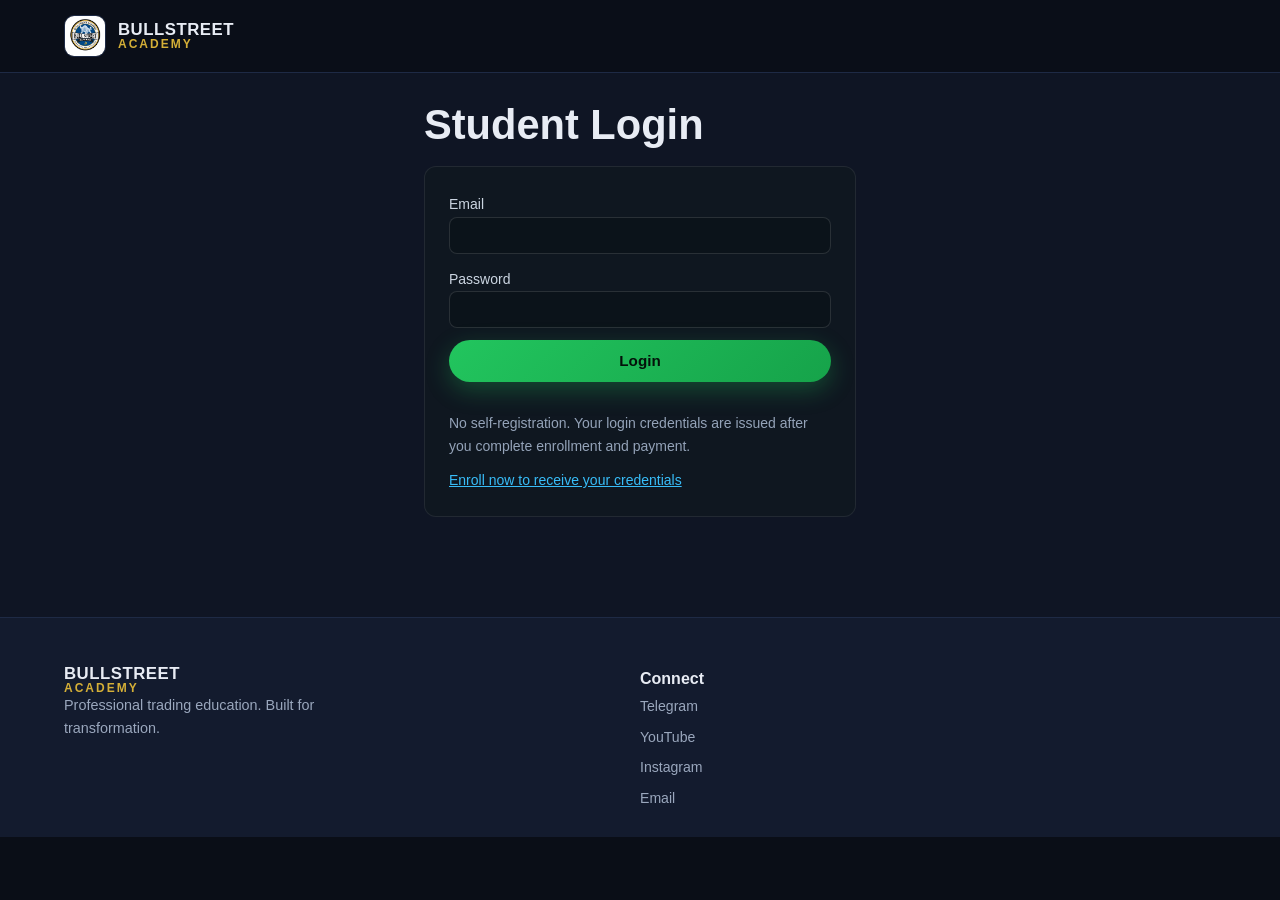
<file: lesson.html>
<!DOCTYPE html>
<html lang="en">
<head>
  <meta charset="UTF-8">
  <meta name="viewport" content="width=device-width, initial-scale=1.0">
  <title>Redirecting | Bullstreet Academy</title>
  <link rel="icon" type="image/jpeg" href="logo.jpeg">
  <link rel="stylesheet" href="styles.css">
  <meta http-equiv="refresh" content="0; url=app/dashboard.html">
</head>
<body>
  <section class="section">
    <div class="container">
      <h1 class="section-title">Taking you to your dashboard…</h1>
      <p style="color:var(--text-muted)">Lessons are delivered inside the student app.</p>
      <p style="margin-top:16px"><a href="app/dashboard.html" class="btn btn-primary">Go to Dashboard</a></p>
    </div>
  </section>

  <script>
    window.location.replace('app/dashboard.html');
  </script>
</body>
</html>
</file>
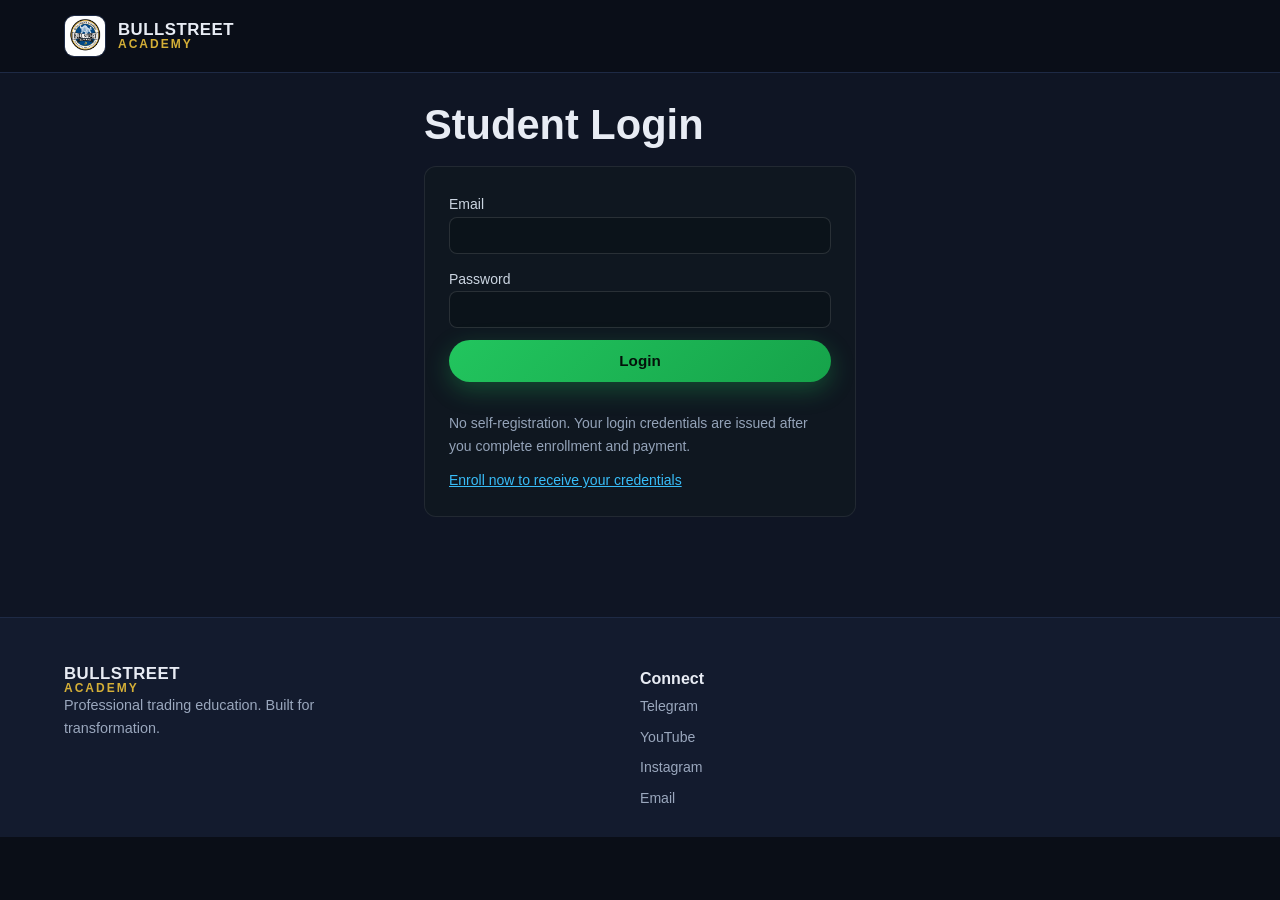
<file: student.html>
<!DOCTYPE html>
<html lang="en">
<head>
  <meta charset="UTF-8">
  <meta name="viewport" content="width=device-width, initial-scale=1.0">
  <title>Redirecting | Bullstreet Academy</title>
  <link rel="icon" type="image/jpeg" href="logo.jpeg">
  <link rel="stylesheet" href="styles.css">
  <meta http-equiv="refresh" content="0; url=app/dashboard.html">
</head>
<body>
  <section class="section">
    <div class="container">
      <h1 class="section-title">Taking you to your dashboard…</h1>
      <p style="color:var(--text-muted)">This page has moved to the new student app.</p>
      <p style="margin-top:16px"><a href="app/dashboard.html" class="btn btn-primary">Go to Dashboard</a></p>
      <p style="margin-top:12px"><a href="app/login.html" class="btn btn-outline">Student Login</a></p>
    </div>
  </section>

  <script>
    window.location.replace('app/dashboard.html');
  </script>
</body>
</html>
</file>
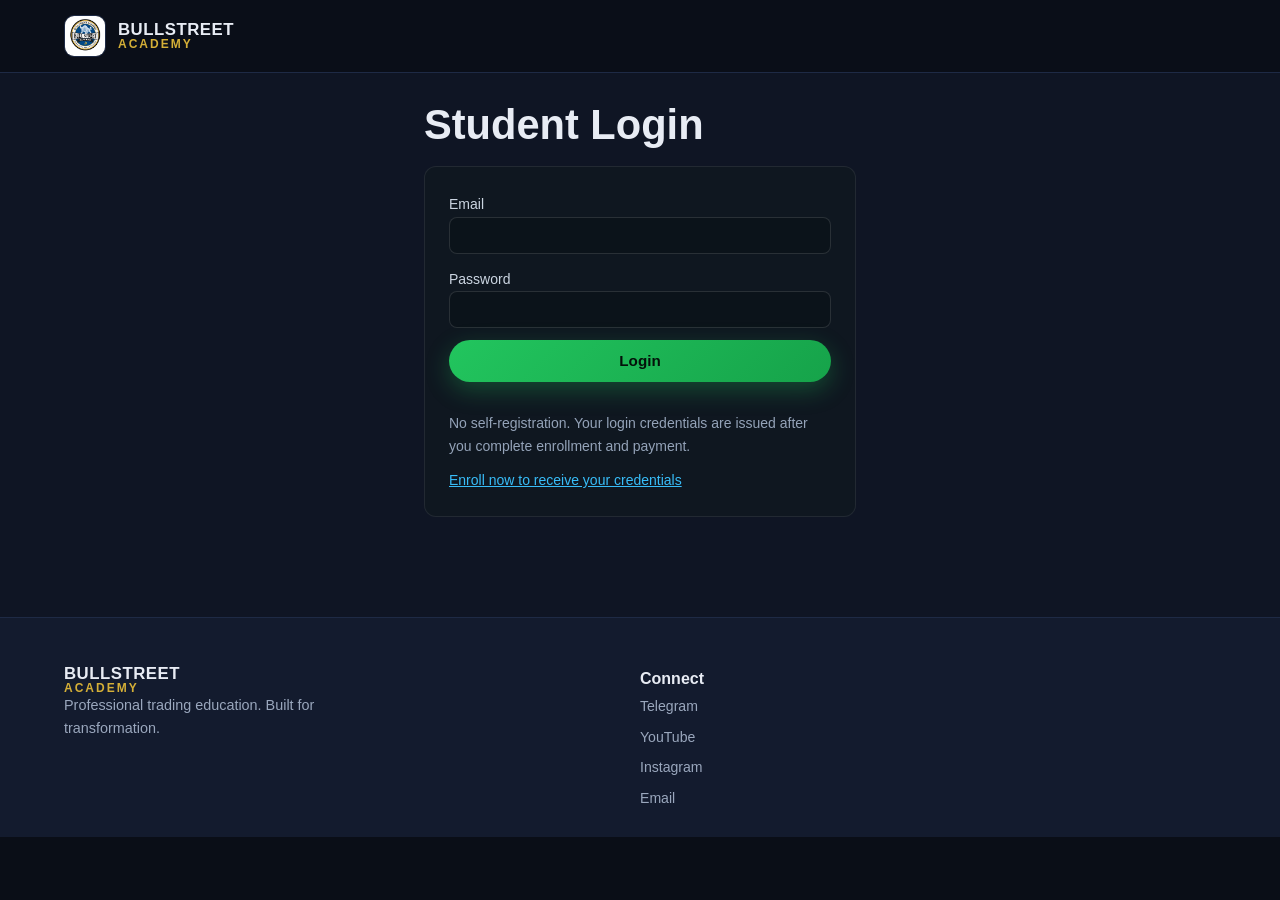
<file: app/assessment.html>
<!DOCTYPE html>
<html lang="en">
<head>
  <meta charset="UTF-8">
  <meta name="viewport" content="width=device-width, initial-scale=1.0">
  <title>Impulse Test | Bullstreet Academy</title>
  <link rel="icon" type="image/jpeg" href="../logo.jpeg">
  <link rel="stylesheet" href="../styles.css">
</head>
<body>
  <header class="nav">
    <div class="container nav-inner">
      <a href="../index.html" class="brand">
        <img src="../logo.jpeg" alt="Bullstreet Academy logo" class="brand-logo">
        <span class="brand-text">BULLSTREET<span class="brand-accent">ACADEMY</span></span>
      </a>
      <nav class="nav-links">
        <a href="dashboard.html">Dashboard</a>
      </nav>
      <div class="nav-actions">
        <button id="logout-btn" class="btn btn-ghost btn-sm">Logout</button>
      </div>
    </div>
  </header>

  <section class="section">
    <div class="container" style="max-width: 800px">
      <div id="intro">
        <h1 class="hero-title" style="font-size:42px">The 2-Minute Impulse Test</h1>
        <p class="hero-sub">Timed red/green choices under pressure. We'll diagnose your trading tendencies and give you a custom prescription.</p>
        <div style="margin-top:18px;display:flex;gap:12px;flex-wrap:wrap">
          <button id="start-test" class="btn btn-primary btn-lg">Start Test</button>
          <a href="dashboard.html" class="btn btn-outline btn-lg">Skip to Dashboard</a>
        </div>
        <div style="margin-top:16px;color:#94a3b8">Questions are timed. If time runs out, we record it.</div>
      </div>

      <div id="test-wrap" style="display:none">
        <div style="display:flex;justify-content:space-between;align-items:center;margin-bottom:16px">
          <div style="color:#cbd5e1">Question <span id="qnum">1</span> / <span id="qtotal">10</span></div>
          <div style="color:#f59e0b;font-weight:700">Time: <span id="timer">5</span>s</div>
        </div>
        <div class="form-card" style="padding:28px;background:#0f1720;border:1px solid rgba(255,255,255,.08);border-radius:12px">
          <div id="scenario" style="color:#e2e8f0;font-size:18px;line-height:1.7"></div>
          <div style="display:flex;gap:16px;margin-top:22px;flex-wrap:wrap">
            <button id="opt-a" class="btn btn-ghost" style="flex:1;min-width:260px;padding:16px;border:1px solid rgba(248,113,113,.6);border-radius:10px">RED - <span id="label-a"></span></button>
            <button id="opt-b" class="btn btn-ghost" style="flex:1;min-width:260px;padding:16px;border:1px solid rgba(74,222,128,.6);border-radius:10px">GREEN - <span id="label-b"></span></button>
          </div>
          <div id="test-msg" style="color:#94a3b8;margin-top:12px"></div>
        </div>
      </div>

      <div id="result-wrap" style="display:none">
        <h2 class="section-title">Your Diagnosis</h2>
        <div class="form-card" style="padding:26px;background:#0f1720;border:1px solid rgba(255,255,255,.08);border-radius:12px">
          <div style="color:#38bdf8;font-weight:700;font-size:20px" id="diag-code"></div>
          <div style="color:#cbd5e1;margin-top:10px" id="diag-detail"></div>
          <div style="color:#94a3b8;margin-top:12px;font-size:14px">Tendencies (scores)</div>
          <div id="tendencies" style="color:#94a3b8;margin-top:6px;font-size:14px;display:flex;flex-wrap:wrap;gap:10px"></div>
          <div style="margin-top:18px;display:flex;gap:12px;flex-wrap:wrap">
            <a href="dashboard.html" class="btn btn-primary">View Your Prescription</a>
            <button id="retake" class="btn btn-outline">Retake Test</button>
          </div>
        </div>
      </div>
    </div>
  </section>

  <footer class="footer">
    <div class="container footer-inner">
      <div class="footer-brand">
        <span class="brand-text">BULLSTREET<span class="brand-accent">ACADEMY</span></span>
        <p class="small">Professional trading education. Built for transformation.</p>
      </div>
      <div class="footer-links">
        <div class="footer-col">
          <h4>Connect</h4>
          <a href="https://t.me/+bqYoAejxzANmOGY8" target="_blank" rel="noopener">Telegram</a>
          <a href="https://www.youtube.com/@Bullstreetacademy" target="_blank" rel="noopener">YouTube</a>
          <a href="https://www.instagram.com/__kenny_black?igsh=MWRkeHl5Z3ltYXdtNQ%3D%3D&amp;utm_source=qr" target="_blank" rel="noopener">Instagram</a>
          <a href="mailto:academybullstreet@gmail.com">Email</a>
        </div>
      </div>
    </div>
  </footer>

  <script type="module" src="../js/auth.js"></script>
  <script type="module" src="../js/assessment.js"></script>
</body>
</html>
</file>
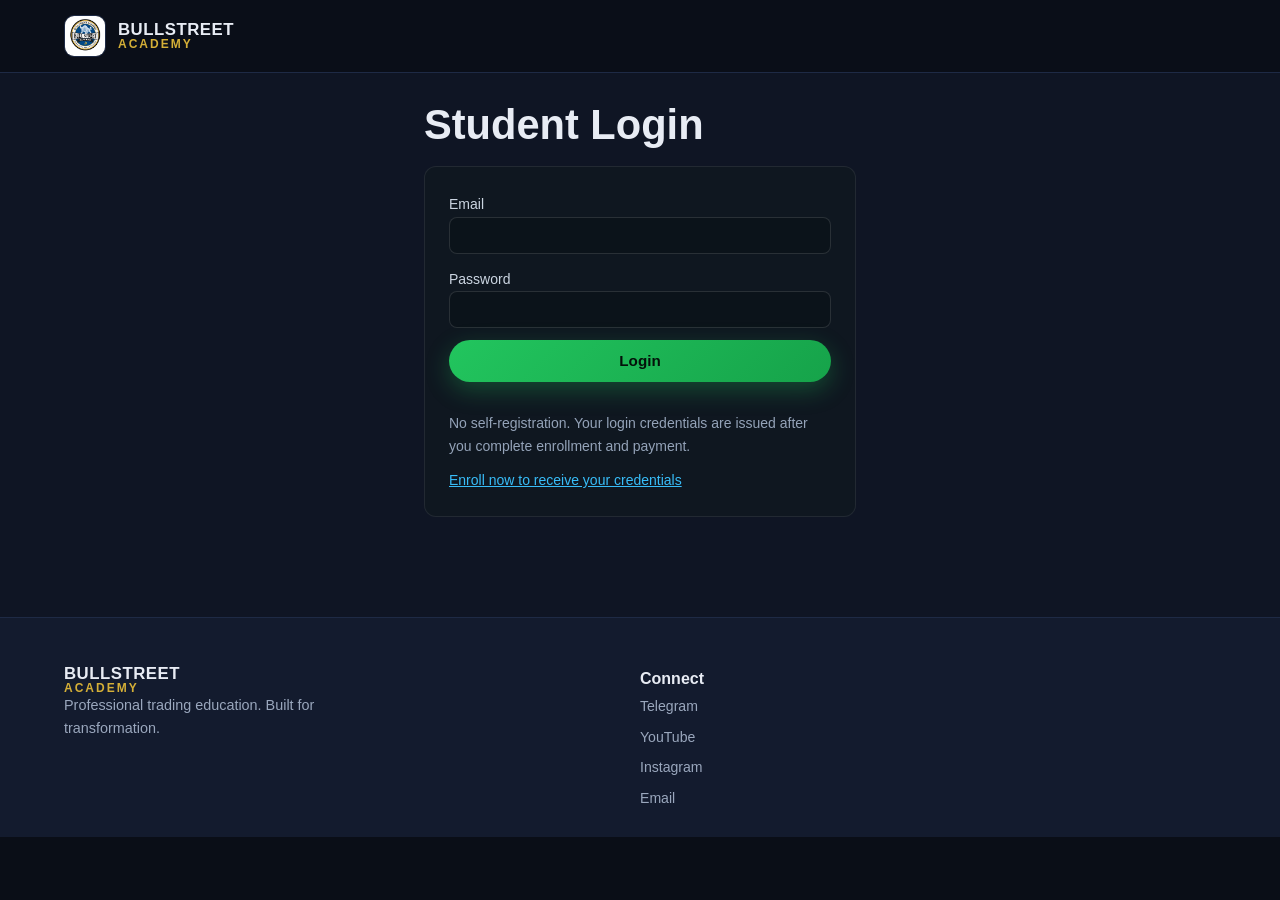
<file: app/dashboard.html>
<!DOCTYPE html>
<html lang="en">
<head>
  <meta charset="UTF-8">
  <meta name="viewport" content="width=device-width, initial-scale=1.0">
  <title>Dashboard | Bullstreet Academy</title>
  <link rel="icon" type="image/jpeg" href="../logo.jpeg">
  <link rel="stylesheet" href="../styles.css">
</head>
<body>
  <header class="nav">
    <div class="container nav-inner">
      <a href="../index.html" class="brand">
        <img src="../logo.jpeg" alt="Bullstreet Academy logo" class="brand-logo">
        <span class="brand-text">BULLSTREET<span class="brand-accent">ACADEMY</span></span>
      </a>
      <nav class="nav-links">
        <a href="assessment.html">Impulse Test</a>
        <a href="dashboard.html" class="active">Dashboard</a>
        <a href="grading.html" id="tutor-nav" style="display:none">Grading</a>
      </nav>
      <div class="nav-actions">
        <button id="logout-btn" class="btn btn-ghost btn-sm">Logout</button>
      </div>
    </div>
  </header>

  <section class="section">
    <div class="container">
      <h1 class="section-title">Student Dashboard</h1>

      <div style="display:grid;gap:16px;grid-template-columns:repeat(auto-fit,minmax(280px,1fr))">
        <div class="form-card" style="padding:20px;background:#0f1720;border:1px solid rgba(255,255,255,.08);border-radius:12px">
          <div style="color:#94a3b8;font-size:14px">Welcome</div>
          <div style="color:#e2e8f0;font-size:20px;font-weight:700" id="profile-name">—</div>
          <div style="color:#cbd5e1;margin-top:6px">Role: <span id="role">student</span></div>
        </div>

        <div class="form-card" style="padding:20px;background:#0f1720;border:1px solid rgba(255,255,255,.08);border-radius:12px">
          <div style="color:#94a3b8;font-size:14px">Your Diagnosis</div>
          <div style="color:#38bdf8;font-size:18px;font-weight:700" id="diag">Not taken yet</div>
          <div style="color:#94a3b8;font-size:14px;margin-top:6px" id="latest-assess"></div>
          <div style="margin-top:10px">
            <a href="assessment.html" class="btn btn-primary btn-sm">Take Impulse Test</a>
          </div>
        </div>

        <div class="form-card" style="padding:20px;background:#0f1720;border:1px solid rgba(255,255,255,.08);border-radius:12px">
          <div style="color:#94a3b8;font-size:14px">Progress</div>
          <div style="color:#e2e8f0;font-size:18px;font-weight:700" id="prog-count">0 passed • 0 tracked</div>
          <div style="color:#94a3b8;font-size:14px;margin-top:6px">Tasks unlock after passing previous + verification.</div>
        </div>

        <div id="tutor-card" class="form-card" style="display:none;padding:20px;background:#0f1720;border:1px solid rgba(255,255,255,.08);border-radius:12px">
          <div style="color:#94a3b8;font-size:14px">Tutor Panel</div>
          <div style="color:#e2e8f0;font-size:18px;font-weight:700">Manual Grading Queue</div>
          <div style="margin-top:10px">
            <a href="grading.html" class="btn btn-primary btn-sm">Go to Grading</a>
          </div>
        </div>
      </div>

      <div style="margin-top:28px">
        <div style="display:flex;align-items:center;justify-content:space-between;gap:12px;flex-wrap:wrap;margin-bottom:14px">
          <h2 style="font-family:'Sora',sans-serif;font-size:1.25rem;color:#e2e8f0">Your Prescription</h2>
          <a href="assessment.html" class="btn btn-outline btn-sm">Retake Impulse Test</a>
        </div>
        <div id="rx-note" style="color:#94a3b8;font-size:14px;margin-bottom:14px"></div>
        <div id="rx-list" style="display:grid;gap:12px"></div>
        <div id="rx-empty" style="display:none;color:#94a3b8;padding:20px;background:#0f1720;border:1px solid rgba(255,255,255,.08);border-radius:12px">
          No tasks are assigned to you yet. Take the Impulse Test to generate your prescription.
        </div>
      </div>
    </div>
  </section>

  <footer class="footer">
    <div class="container footer-inner">
      <div class="footer-brand">
        <span class="brand-text">BULLSTREET<span class="brand-accent">ACADEMY</span></span>
        <p class="small">Professional trading education. Built for transformation.</p>
      </div>
      <div class="footer-links">
        <div class="footer-col">
          <h4>Connect</h4>
          <a href="https://t.me/+bqYoAejxzANmOGY8" target="_blank" rel="noopener">Telegram</a>
          <a href="https://www.youtube.com/@Bullstreetacademy" target="_blank" rel="noopener">YouTube</a>
          <a href="https://www.instagram.com/__kenny_black?igsh=MWRkeHl5Z3ltYXdtNQ%3D%3D&amp;utm_source=qr" target="_blank" rel="noopener">Instagram</a>
          <a href="mailto:academybullstreet@gmail.com">Email</a>
        </div>
      </div>
    </div>
  </footer>

  <script type="module" src="../js/auth.js"></script>
  <script type="module" src="../js/dashboard.js"></script>
</body>
</html>
</file>
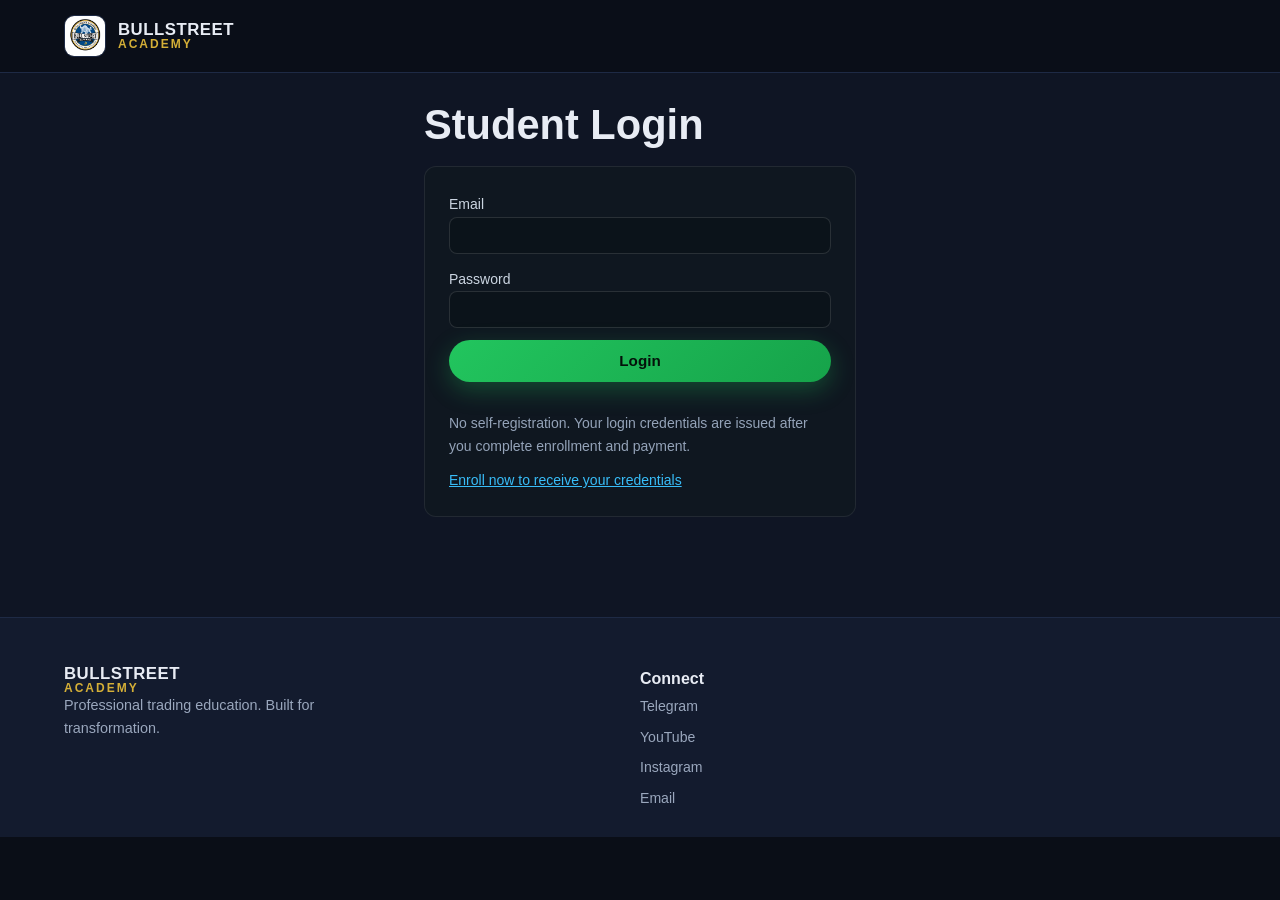
<file: app/grading.html>
<!DOCTYPE html>
<html lang="en">
<head>
  <meta charset="UTF-8">
  <meta name="viewport" content="width=device-width, initial-scale=1.0">
  <title>Grading | Bullstreet Academy</title>
  <link rel="icon" type="image/jpeg" href="../logo.jpeg">
  <link rel="stylesheet" href="../styles.css">
</head>
<body>
  <header class="nav">
    <div class="container nav-inner">
      <a href="../index.html" class="brand">
        <img src="../logo.jpeg" alt="Bullstreet Academy logo" class="brand-logo">
        <span class="brand-text">BULLSTREET<span class="brand-accent">ACADEMY</span></span>
      </a>
      <nav class="nav-links">
        <a href="dashboard.html">Dashboard</a>
        <a href="grading.html" class="active">Grading</a>
      </nav>
      <div class="nav-actions">
        <button id="logout-btn" class="btn btn-ghost btn-sm">Logout</button>
      </div>
    </div>
  </header>

  <section class="section">
    <div class="container">
      <h1 class="section-title">Grading Queue (Tutor)</h1>
      <div id="queue-empty" style="color:#94a3b8;display:none">No submissions waiting for review.</div>
      <div id="queue" style="display:flex;flex-direction:column;gap:12px"></div>

      <div id="grader-wrap" style="display:none;margin-top:20px">
        <h3 class="section-title" style="font-size:20px">Grade Submission</h3>
        <div class="form-card" style="padding:20px;background:#0f1720;border:1px solid rgba(255,255,255,.08);border-radius:12px">
          <div id="sub-meta" style="color:#cbd5e1;margin-bottom:10px"></div>
          <div style="color:#94a3b8;font-size:14px">Answer</div>
          <pre id="sub-answer" style="white-space:pre-wrap;background:#0b131a;padding:10px;border-radius:8px;color:#e2e8f0;margin-top:6px"></pre>
          <div id="sub-files" style="margin-top:10px;display:flex;flex-direction:column;gap:6px"></div>
          <div id="rubric-grader" style="margin-top:14px;display:flex;flex-direction:column;gap:8px"></div>
          <div style="margin-top:12px">
            <label style="color:#cbd5e1;font-size:14px">Feedback (visible to student)</label>
            <textarea id="feedback" rows="3" style="width:100%;padding:10px;border-radius:8px;border:1px solid rgba(255,255,255,.12);background:#0b131a;color:#e2e8f0"></textarea>
          </div>
          <div style="margin-top:12px;display:flex;gap:10px;flex-wrap:wrap">
            <button id="pass-btn" class="btn btn-primary">Mark as PASSED</button>
            <button id="fail-btn" class="btn btn-outline">Mark as FAILED (Needs Redo)</button>
            <button id="close-grader" class="btn btn-ghost btn-sm">Close</button>
          </div>
          <div id="grade-msg" style="color:#94a3b8;margin-top:8px"></div>
        </div>
      </div>
    </div>
  </section>

  <footer class="footer">
    <div class="container footer-inner">
      <div class="footer-brand">
        <span class="brand-text">BULLSTREET<span class="brand-accent">ACADEMY</span></span>
        <p class="small">Professional trading education. Built for transformation.</p>
      </div>
      <div class="footer-links">
        <div class="footer-col">
          <h4>Connect</h4>
          <a href="https://t.me/+bqYoAejxzANmOGY8" target="_blank" rel="noopener">Telegram</a>
          <a href="https://www.youtube.com/@Bullstreetacademy" target="_blank" rel="noopener">YouTube</a>
          <a href="https://www.instagram.com/__kenny_black?igsh=MWRkeHl5Z3ltYXdtNQ%3D%3D&amp;utm_source=qr" target="_blank" rel="noopener">Instagram</a>
          <a href="mailto:academybullstreet@gmail.com">Email</a>
        </div>
      </div>
    </div>
  </footer>

  <script type="module" src="../js/auth.js"></script>
  <script type="module" src="../js/grading.js"></script>
</body>
</html>
</file>
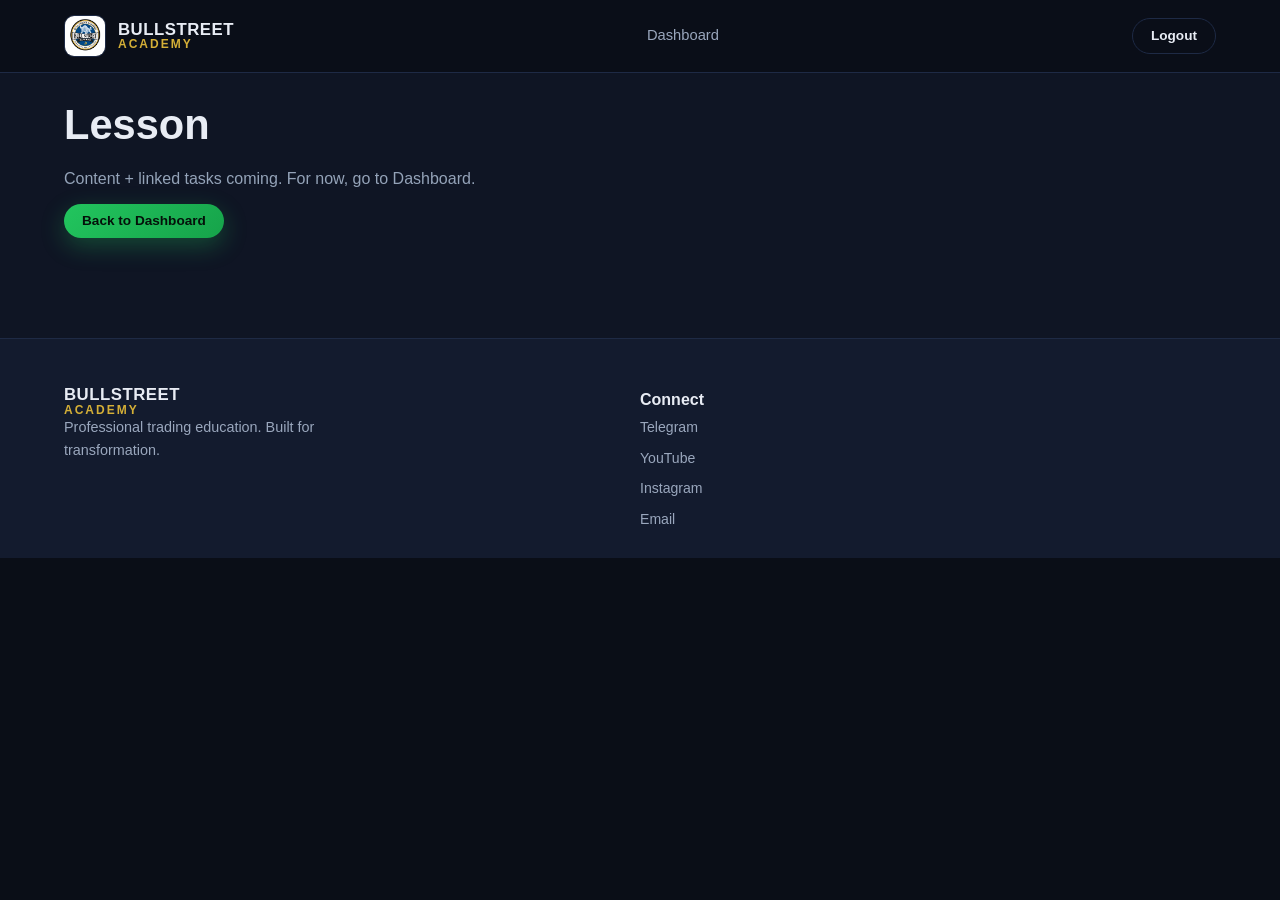
<file: app/lesson.html>
<!DOCTYPE html>
<html lang="en">
<head>
  <meta charset="UTF-8">
  <meta name="viewport" content="width=device-width, initial-scale=1.0">
  <title>Lesson | Bullstreet Academy</title>
  <link rel="icon" type="image/jpeg" href="../logo.jpeg">
  <link rel="stylesheet" href="../styles.css">
</head>
<body>
  <header class="nav">
    <div class="container nav-inner">
      <a href="../index.html" class="brand">
        <img src="../logo.jpeg" alt="Bullstreet Academy logo" class="brand-logo">
        <span class="brand-text">BULLSTREET<span class="brand-accent">ACADEMY</span></span>
      </a>
      <nav class="nav-links">
        <a href="dashboard.html">Dashboard</a>
      </nav>
      <div class="nav-actions">
        <button id="logout-btn" class="btn btn-ghost btn-sm">Logout</button>
      </div>
    </div>
  </header>
  <section class="section">
    <div class="container">
      <h1 class="section-title">Lesson</h1>
      <div style="color:#94a3b8">Content + linked tasks coming. For now, go to Dashboard.</div>
      <div style="margin-top:12px"><a href="dashboard.html" class="btn btn-primary btn-sm">Back to Dashboard</a></div>
    </div>
  </section>
  <footer class="footer">
    <div class="container footer-inner">
      <div class="footer-brand">
        <span class="brand-text">BULLSTREET<span class="brand-accent">ACADEMY</span></span>
        <p class="small">Professional trading education. Built for transformation.</p>
      </div>
      <div class="footer-links">
        <div class="footer-col">
          <h4>Connect</h4>
          <a href="https://t.me/+bqYoAejxzANmOGY8" target="_blank" rel="noopener">Telegram</a>
          <a href="https://www.youtube.com/@Bullstreetacademy" target="_blank" rel="noopener">YouTube</a>
          <a href="https://www.instagram.com/__kenny_black?igsh=MWRkeHl5Z3ltYXdtNQ%3D%3D&amp;utm_source=qr" target="_blank" rel="noopener">Instagram</a>
          <a href="mailto:academybullstreet@gmail.com">Email</a>
        </div>
      </div>
    </div>
  </footer>
  <script type="module" src="../js/auth.js"></script>
</body>
</html>
</file>
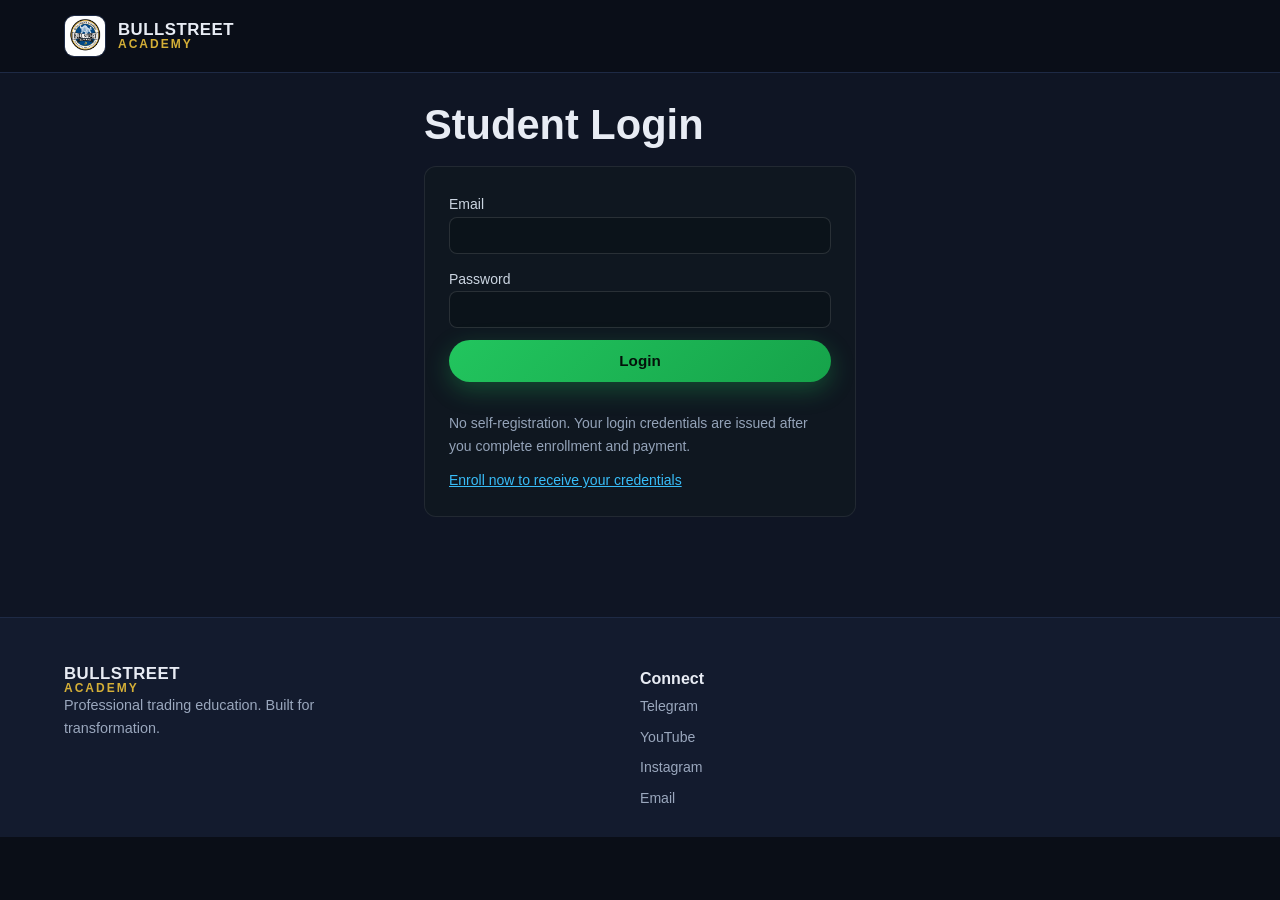
<file: app/login.html>
<!DOCTYPE html>
<html lang="en">
<head>
  <meta charset="UTF-8">
  <meta name="viewport" content="width=device-width, initial-scale=1.0">
  <title>Login | Bullstreet Academy</title>
  <link rel="icon" type="image/jpeg" href="../logo.jpeg">
  <link rel="stylesheet" href="../styles.css">
</head>
<body>
  <header class="nav">
    <div class="container nav-inner">
      <a href="../index.html" class="brand">
        <img src="../logo.jpeg" alt="Bullstreet Academy logo" class="brand-logo">
        <span class="brand-text">BULLSTREET<span class="brand-accent">ACADEMY</span></span>
      </a>
    </div>
  </header>

  <section class="section">
    <div class="container" style="max-width: 480px">
      <h2 class="section-title">Student Login</h2>
      <form id="login-form" class="form-card" style="display:flex;flex-direction:column;gap:12px;padding:24px;background:#0f1720;border:1px solid rgba(255,255,255,.08);border-radius:12px">
        <div>
          <label style="color:#cbd5e1;font-size:14px">Email</label>
          <input type="email" id="email" required style="width:100%;padding:10px;border-radius:8px;border:1px solid rgba(255,255,255,.12);background:#0b131a;color:#e2e8f0">
        </div>
        <div>
          <label style="color:#cbd5e1;font-size:14px">Password</label>
          <input type="password" id="password" required style="width:100%;padding:10px;border-radius:8px;border:1px solid rgba(255,255,255,.12);background:#0b131a;color:#e2e8f0">
        </div>
        <button type="submit" class="btn btn-primary">Login</button>
        <div id="msg" style="color:#94a3b8;font-size:14px"></div>
        <p style="color:#94a3b8;font-size:14px;margin-top:6px">No self-registration. Your login credentials are issued after you complete enrollment and payment.</p>
        <a href="../index.html#pricing" style="color:#38bdf8;font-size:14px">Enroll now to receive your credentials</a>
      </form>
    </div>
  </section>

  <footer class="footer">
    <div class="container footer-inner">
      <div class="footer-brand">
        <span class="brand-text">BULLSTREET<span class="brand-accent">ACADEMY</span></span>
        <p class="small">Professional trading education. Built for transformation.</p>
      </div>
      <div class="footer-links">
        <div class="footer-col">
          <h4>Connect</h4>
          <a href="https://t.me/+bqYoAejxzANmOGY8" target="_blank" rel="noopener">Telegram</a>
          <a href="https://www.youtube.com/@Bullstreetacademy" target="_blank" rel="noopener">YouTube</a>
          <a href="https://www.instagram.com/__kenny_black?igsh=MWRkeHl5Z3ltYXdtNQ%3D%3D&amp;utm_source=qr" target="_blank" rel="noopener">Instagram</a>
          <a href="mailto:academybullstreet@gmail.com">Email</a>
        </div>
      </div>
    </div>
  </footer>

  <script type="module" src="../js/auth.js"></script>
</body>
</html>
</file>
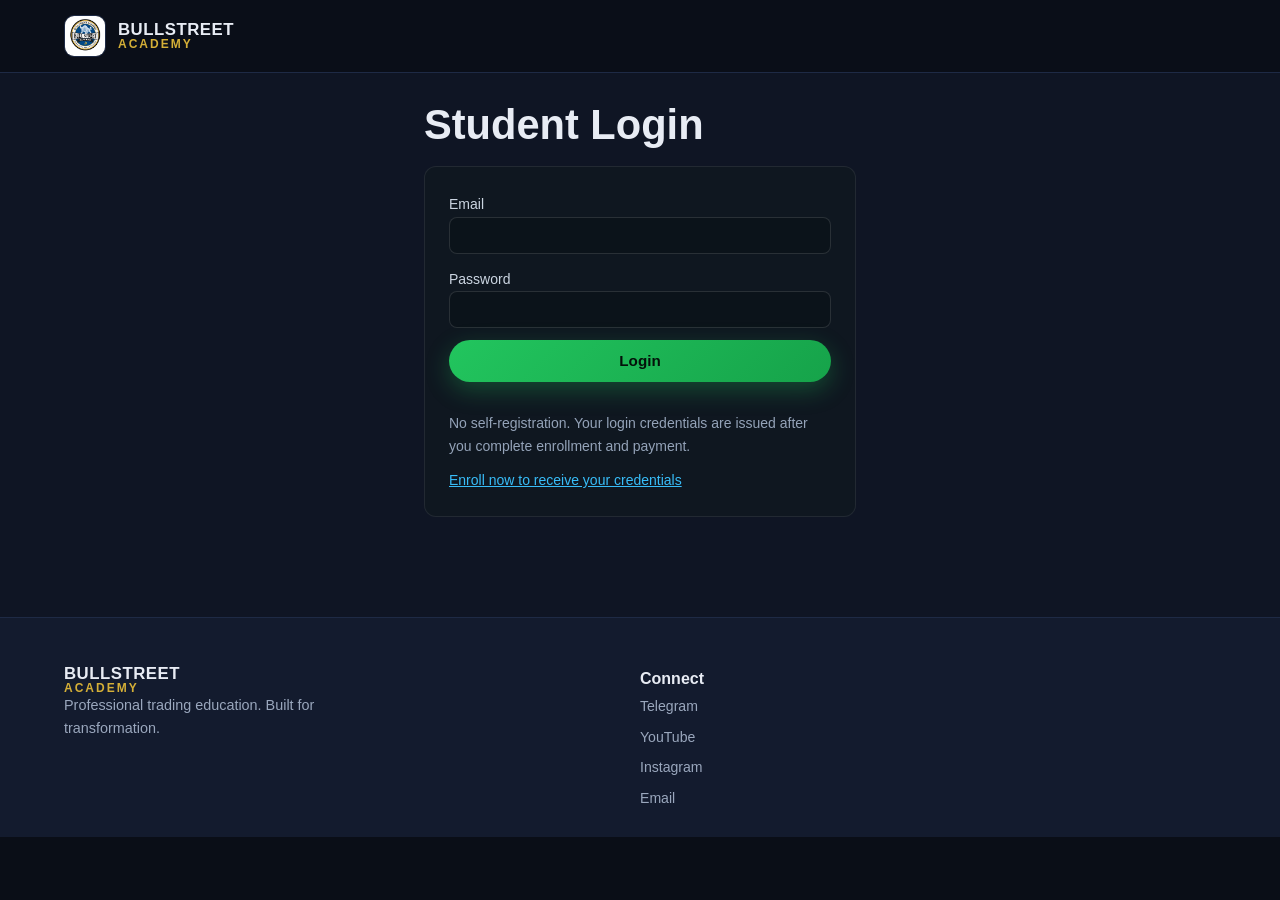
<file: app/signup.html>
<!DOCTYPE html>
<html lang="en">
<head>
  <meta charset="UTF-8">
  <meta name="viewport" content="width=device-width, initial-scale=1.0">
  <title>No Self-Registration | Bullstreet Academy</title>
  <link rel="icon" type="image/jpeg" href="../logo.jpeg">
  <link rel="stylesheet" href="../styles.css">
  <meta http-equiv="refresh" content="0; url=login.html">
</head>
<body>
  <header class="nav">
    <div class="container nav-inner">
      <a href="../index.html" class="brand">
        <img src="../logo.jpeg" alt="Bullstreet Academy logo" class="brand-logo">
        <span class="brand-text">BULLSTREET<span class="brand-accent">ACADEMY</span></span>
      </a>
    </div>
  </header>

  <section class="section">
    <div class="container" style="max-width: 480px">
      <h2 class="section-title">Account Creation is Closed</h2>
      <p style="color:#94a3b8;font-size:14px;line-height:1.7">Bullstreet Academy does not offer self-registration. Login credentials are only issued after you enroll and complete payment.</p>
      <p style="margin-top:16px"><a href="login.html" class="btn btn-primary">Go to Login</a></p>
      <p style="margin-top:12px"><a href="../index.html#pricing" class="btn btn-outline">View Packages &amp; Enroll</a></p>
    </div>
  </section>

  <script>window.location.replace('login.html');</script>
</body>
</html>
</file>
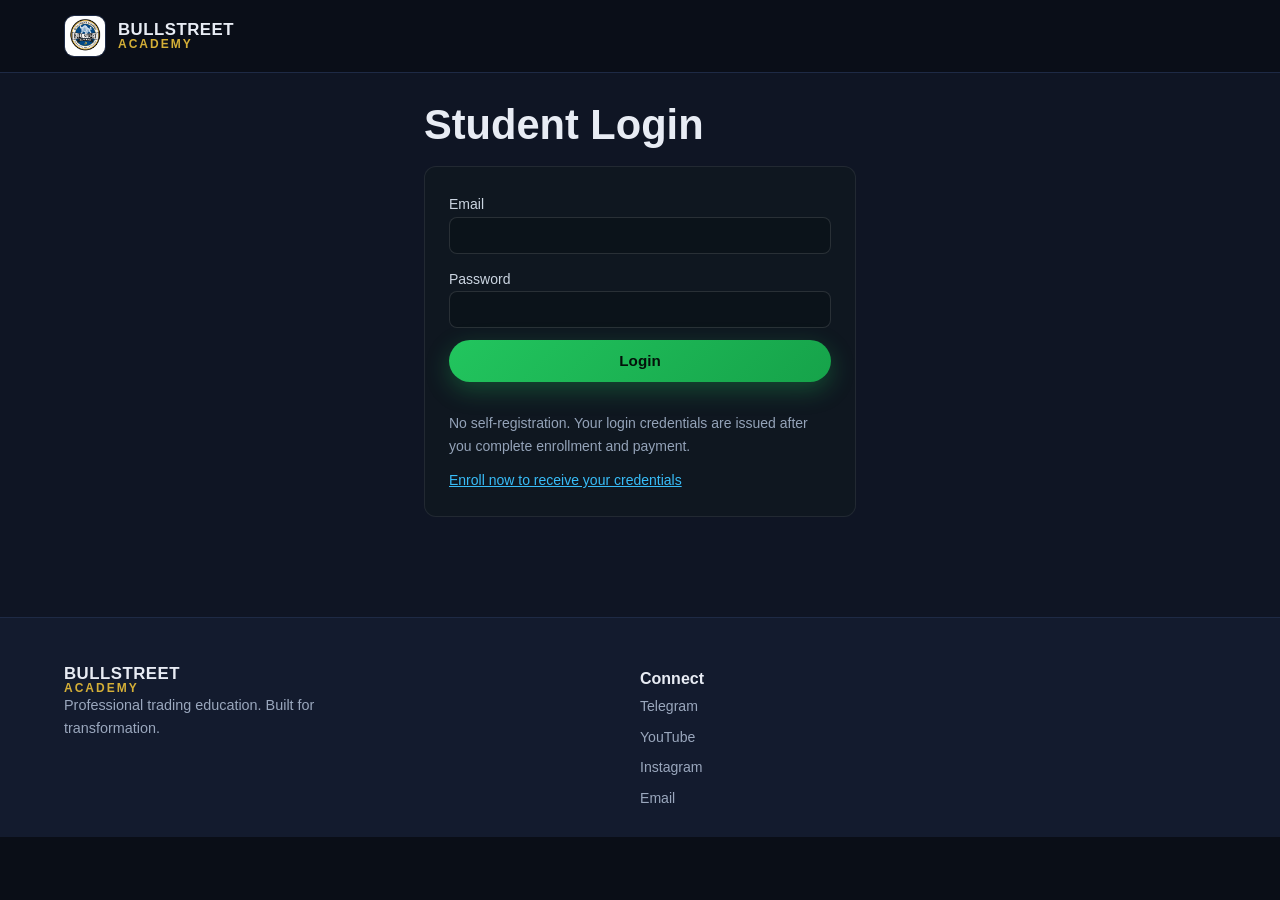
<file: app/task.html>
<!DOCTYPE html>
<html lang="en">
<head>
  <meta charset="UTF-8">
  <meta name="viewport" content="width=device-width, initial-scale=1.0">
  <title>Task | Bullstreet Academy</title>
  <link rel="icon" type="image/jpeg" href="../logo.jpeg">
  <link rel="stylesheet" href="../styles.css">
</head>
<body>
  <header class="nav">
    <div class="container nav-inner">
      <a href="../index.html" class="brand">
        <img src="../logo.jpeg" alt="Bullstreet Academy logo" class="brand-logo">
        <span class="brand-text">BULLSTREET<span class="brand-accent">ACADEMY</span></span>
      </a>
      <nav class="nav-links">
        <a href="dashboard.html">Dashboard</a>
      </nav>
      <div class="nav-actions">
        <button id="logout-btn" class="btn btn-ghost btn-sm">Logout</button>
      </div>
    </div>
  </header>

  <section class="section">
    <div class="container" style="max-width: 900px">
      <div style="margin-bottom:12px;color:#94a3b8"><a href="dashboard.html" style="color:#38bdf8">← Back to Dashboard</a></div>
      <h1 class="section-title" id="task-title">Task</h1>
      <div class="form-card" style="padding:22px;background:#0f1720;border:1px solid rgba(255,255,255,.08);border-radius:12px">
        <div style="color:#cbd5e1;line-height:1.7;white-space:pre-wrap" id="task-instructions"></div>
        <div id="rubric-wrap" style="margin-top:16px"></div>
        <div id="mcq-wrap" style="margin-top:16px;display:none"></div>
        <div style="margin-top:16px">
          <label style="color:#cbd5e1;font-size:14px" id="answer-label">Your Answer / Submission</label>
          <textarea id="submission-text" rows="6" style="width:100%;padding:10px;border-radius:8px;border:1px solid rgba(255,255,255,.12);background:#0b131a;color:#e2e8f0"></textarea>
        </div>
        <div style="margin-top:12px" id="file-wrap">
          <label style="color:#cbd5e1;font-size:14px">Upload Files (images/pdf if any)</label>
          <input type="file" id="file-input" multiple style="color:#cbd5e1">
        </div>
        <div style="margin-top:12px;display:flex;gap:10px;flex-wrap:wrap;align-items:center">
          <button id="submit-btn" class="btn btn-primary">Submit for Review</button>
          <button id="redo-btn" class="btn btn-outline" style="display:none">Redo Task (Alternate Format)</button>
          <div id="attempt-info" style="color:#94a3b8;font-size:14px"></div>
        </div>
        <div id="task-msg" style="color:#94a3b8;margin-top:10px"></div>
      </div>

      <div id="result-card" class="form-card" style="display:none;margin-top:16px;padding:20px;background:#0f1720;border:1px solid rgba(255,255,255,.08);border-radius:12px">
        <div style="color:#38bdf8;font-weight:700" id="result-status"></div>
        <div style="color:#cbd5e1;margin-top:8px" id="result-feedback"></div>
        <div style="color:#cbd5e1;margin-top:8px" id="verify-info"></div>
        <div style="margin-top:12px"><a href="dashboard.html" class="btn btn-primary btn-sm">Back to Dashboard</a></div>
      </div>
    </div>
  </section>

  <footer class="footer">
    <div class="container footer-inner">
      <div class="footer-brand">
        <span class="brand-text">BULLSTREET<span class="brand-accent">ACADEMY</span></span>
        <p class="small">Professional trading education. Built for transformation.</p>
      </div>
      <div class="footer-links">
        <div class="footer-col">
          <h4>Connect</h4>
          <a href="https://t.me/+bqYoAejxzANmOGY8" target="_blank" rel="noopener">Telegram</a>
          <a href="https://www.youtube.com/@Bullstreetacademy" target="_blank" rel="noopener">YouTube</a>
          <a href="https://www.instagram.com/__kenny_black?igsh=MWRkeHl5Z3ltYXdtNQ%3D%3D&amp;utm_source=qr" target="_blank" rel="noopener">Instagram</a>
          <a href="mailto:academybullstreet@gmail.com">Email</a>
        </div>
      </div>
    </div>
  </footer>

  <script type="module" src="../js/auth.js"></script>
  <script type="module" src="../js/task.js"></script>
</body>
</html>
</file>
<file: styles.css>
:root {
  --bg: #0a0e17;
  --bg-2: #0f1524;
  --bg-3: #131b2e;
  --bg-card: #111a2c;
  --border: #1e2a45;
  --text: #e8ecf4;
  --text-muted: #9aa7bd;
  --green: #22c55e;
  --green-2: #16a34a;
  --gold: #d4af37;
  --gold-2: #b8962e;
  --bg-gradient: radial-gradient(1200px 600px at 50% -10%, rgba(34,197,94,0.14) 0%, transparent 60%);
  --shadow: 0 20px 50px rgba(0,0,0,0.35);
  --radius: 18px;
}

* { margin: 0; padding: 0; box-sizing: border-box; }

html { scroll-behavior: smooth; }

body {
  font-family: 'Inter', sans-serif;
  background: var(--bg);
  color: var(--text);
  line-height: 1.6;
  overflow-x: hidden;
}

.container {
  max-width: 1200px;
  margin: 0 auto;
  padding: 0 24px;
}

/* ---------- BUTTONS ---------- */

.btn {
  display: inline-flex;
  align-items: center;
  justify-content: center;
  gap: 8px;
  padding: 12px 24px;
  border-radius: 999px;
  font-weight: 600;
  font-size: 0.95rem;
  text-decoration: none;
  transition: all 0.25s ease;
  border: none;
  cursor: pointer;
  line-height: 1.2;
}

.btn-primary {
  background: linear-gradient(135deg, var(--green), var(--green-2));
  color: #04110a;
  box-shadow: 0 8px 24px rgba(34,197,94,0.3);
}
.btn-primary:hover { transform: translateY(-2px); box-shadow: 0 12px 32px rgba(34,197,94,0.4); }

.btn-outline {
  background: transparent;
  color: var(--green);
  border: 1.5px solid var(--green);
}
.btn-outline:hover { background: rgba(34,197,94,0.1); }

.btn-ghost {
  background: transparent;
  color: var(--text);
  border: 1.5px solid var(--border);
}
.btn-ghost:hover { border-color: var(--green); color: var(--green); }

.btn-sm { padding: 9px 18px; font-size: 0.85rem; }
.btn-lg { padding: 15px 34px; font-size: 1.05rem; }
.btn-block { width: 100%; }

/* ---------- HEADER / NAV ---------- */

.nav {
  position: fixed;
  top: 0; left: 0; right: 0;
  z-index: 100;
  background: rgba(10,14,23,0.85);
  backdrop-filter: blur(12px);
  border-bottom: 1px solid var(--border);
}

.nav-inner {
  display: flex;
  align-items: center;
  justify-content: space-between;
  height: 72px;
}

.brand {
  display: flex;
  align-items: center;
  gap: 12px;
  text-decoration: none;
}

.brand-logo { height: 42px; width: 42px; border-radius: 10px; object-fit: cover; border: 1px solid var(--border); }

.brand-text {
  font-family: 'Sora', sans-serif;
  font-weight: 800;
  font-size: 1.05rem;
  letter-spacing: 0.5px;
  color: var(--text);
  display: flex;
  flex-direction: column;
  line-height: 1;
}
.brand-accent { color: var(--gold); font-size: 0.75rem; letter-spacing: 2px; font-weight: 600; }

.nav-links { display: flex; gap: 32px; }
.nav-links a { color: var(--text-muted); text-decoration: none; font-size: 0.92rem; font-weight: 500; transition: color 0.2s; }
.nav-links a:hover { color: var(--green); }

.nav-actions { display: flex; gap: 12px; }

.nav-toggle { display: none; background: none; border: none; cursor: pointer; flex-direction: column; gap: 5px; padding: 6px; }
.nav-toggle span { display: block; width: 24px; height: 2px; background: var(--text); border-radius: 2px; }

.mobile-menu {
  display: none;
  flex-direction: column;
  gap: 16px;
  padding: 20px 24px;
  background: var(--bg-2);
  border-top: 1px solid var(--border);
}
.mobile-menu.open { display: flex; }
.mobile-menu a { color: var(--text); text-decoration: none; font-weight: 500; }
.mobile-menu a.btn { display: flex; }

/* ---------- HERO ---------- */

.hero {
  position: relative;
  min-height: 100vh;
  display: flex;
  align-items: center;
  padding: 120px 0 60px;
  background: var(--bg);
}
.hero-bg {
  position: absolute; inset: 0;
  background: var(--bg-gradient), repeating-linear-gradient(90deg, rgba(255,255,255,0.02) 0 1px, transparent 1px 60px), repeating-linear-gradient(0deg, rgba(255,255,255,0.02) 0 1px, transparent 1px 60px);
  pointer-events: none;
}

.hero-inner { position: relative; text-align: center; }

.hero-badge {
  display: inline-block;
  padding: 8px 18px;
  border: 1px solid var(--border);
  border-radius: 999px;
  font-size: 0.8rem;
  font-weight: 600;
  color: var(--gold);
  background: rgba(212,175,55,0.06);
  letter-spacing: 1px;
  margin-bottom: 28px;
}

.hero-title {
  font-family: 'Sora', sans-serif;
  font-size: clamp(2.4rem, 6vw, 4.2rem);
  font-weight: 800;
  line-height: 1.12;
  letter-spacing: -0.02em;
  margin-bottom: 24px;
}

.gradient-text {
  background: linear-gradient(135deg, var(--green), var(--green-2) 40%, var(--gold));
  -webkit-background-clip: text;
  background-clip: text;
  color: transparent;
}

.hero-sub {
  font-size: clamp(1rem, 2.2vw, 1.2rem);
  color: var(--text-muted);
  max-width: 700px;
  margin: 0 auto 36px;
}

.hero-cta { display: flex; gap: 16px; justify-content: center; flex-wrap: wrap; margin-bottom: 56px; }

.hero-stats {
  display: flex;
  justify-content: center;
  gap: 56px;
  flex-wrap: wrap;
}
.stat { text-align: center; }
.stat-value {
  font-family: 'Sora', sans-serif;
  font-size: 2.4rem;
  font-weight: 800;
  color: var(--green);
  display: block;
}
.stat-label { color: var(--text-muted); font-size: 0.85rem; }

/* ---------- SECTIONS ---------- */

.section { padding: 100px 0; }
.section:nth-child(even), .section.alt { background: var(--bg-2); }

.section-head { text-align: center; max-width: 760px; margin: 0 auto 56px; }
.eyebrow {
  display: inline-block;
  text-transform: uppercase;
  letter-spacing: 2px;
  font-size: 0.75rem;
  font-weight: 700;
  color: var(--gold);
  margin-bottom: 14px;
}
.section-title {
  font-family: 'Sora', sans-serif;
  font-size: clamp(1.8rem, 4vw, 2.6rem);
  font-weight: 800;
  line-height: 1.2;
  margin-bottom: 16px;
}
.section-sub { color: var(--text-muted); font-size: 1.05rem; }

/* ---------- CARDS ---------- */

.card {
  background: var(--bg-card);
  border: 1px solid var(--border);
  border-radius: var(--radius);
  padding: 28px;
  transition: transform 0.25s ease, border-color 0.25s ease, box-shadow 0.25s ease;
}
.card:hover { border-color: rgba(34,197,94,0.4); }

/* ---------- ABOUT ---------- */

.about { background: var(--bg); }
.about-grid { display: grid; grid-template-columns: repeat(2, 1fr); gap: 20px; }

.about-card .card-icon { font-size: 2rem; margin-bottom: 14px; }
.about-card h3 { font-family: 'Sora', sans-serif; font-size: 1.15rem; margin-bottom: 8px; }
.about-card p { color: var(--text-muted); font-size: 0.95rem; }

/* ---------- ABOUT ME ---------- */

.about-me { background: var(--bg-2); }
.about-me-grid { display: grid; grid-template-columns: 1.2fr 0.8fr; gap: 48px; align-items: center; }
.about-me-content .section-title { text-align: left; margin-bottom: 20px; }
.about-me-text { color: var(--text-muted); font-size: 1.02rem; margin-bottom: 16px; line-height: 1.7; }
.about-me-text strong { color: var(--text); }
.about-me-image { text-align: center; }
.about-me-image img {
  width: 100%;
  max-width: 400px;
  border-radius: var(--radius);
  border: 2px solid var(--border);
  box-shadow: var(--shadow);
  object-fit: cover;
}

/* ---------- MENTOR ---------- */

.mentor { background: var(--bg-2); }
.mentor-grid { display: grid; grid-template-columns: 0.8fr 1.2fr; gap: 48px; align-items: center; }
.mentor-image { text-align: center; }
.mentor-image img {
  width: 100%;
  max-width: 380px;
  border-radius: var(--radius);
  border: 2px solid var(--green);
  box-shadow: 0 0 40px rgba(34,197,94,0.15);
  object-fit: cover;
}
.mentor-content .section-title { text-align: left; margin-bottom: 20px; }
.mentor-text { color: var(--text-muted); font-size: 1.02rem; line-height: 1.7; margin-bottom: 28px; }
.mentor-highlights { display: flex; flex-direction: column; gap: 18px; }
.mentor-highlight {
  display: flex;
  gap: 16px;
  align-items: flex-start;
  padding: 16px;
  background: var(--bg-card);
  border: 1px solid var(--border);
  border-radius: 12px;
  transition: border-color 0.25s ease;
}
.mentor-highlight:hover { border-color: rgba(34,197,94,0.4); }
.highlight-icon { font-size: 1.6rem; flex-shrink: 0; margin-top: 2px; }
.mentor-highlight strong { display: block; font-family: 'Sora', sans-serif; font-size: 0.95rem; margin-bottom: 2px; }
.mentor-highlight p { color: var(--text-muted); font-size: 0.88rem; margin: 0; }

/* ---------- JOURNEY ---------- */

.journey { background: var(--bg); }
.journey-grid { display: grid; grid-template-columns: 0.55fr 1.45fr; gap: 40px; align-items: center; }
.journey-image { text-align: center; }
.journey-image img {
  width: 100%;
  max-width: 220px;
  border-radius: var(--radius);
  border: 2px solid var(--gold);
  box-shadow: 0 0 40px rgba(212,175,55,0.15);
  object-fit: cover;
}
.journey-content .section-title { text-align: left; margin-bottom: 20px; }
.journey-text { color: var(--text-muted); font-size: 1.02rem; line-height: 1.7; margin-bottom: 18px; }
.journey-text:last-child { margin-bottom: 0; }
.journey-text strong { color: var(--text); }

/* ---------- TRACKS ---------- */

.tracks { background: var(--bg-2); }
.tracks-grid { display: grid; grid-template-columns: 1fr 1fr; gap: 24px; max-width: 1000px; margin: 0 auto; }

.track-card { position: relative; overflow: hidden; display: flex; flex-direction: column; }
.track-card.featured { border-color: rgba(212,175,55,0.5); box-shadow: 0 0 0 1px rgba(212,175,55,0.2), var(--shadow); }
.track-card.featured::before {
  content: '';
  position: absolute; top: 0; left: 0; right: 0;
  height: 3px;
  background: linear-gradient(90deg, var(--green), var(--gold));
}

.track-tag {
  display: inline-block;
  width: fit-content;
  background: rgba(212,175,55,0.12);
  color: var(--gold);
  font-size: 0.72rem;
  font-weight: 700;
  letter-spacing: 1px;
  padding: 4px 12px;
  border-radius: 999px;
  margin-bottom: 16px;
}
.track-card.featured .track-tag { background: rgba(34,197,94,0.12); color: var(--green); }

.track-name { font-family: 'Sora', sans-serif; font-size: 1.4rem; margin-bottom: 10px; }
.pill-popular {
  display: inline-block;
  vertical-align: middle;
  font-size: 0.65rem;
  font-weight: 700;
  background: linear-gradient(135deg, var(--green), var(--green-2));
  color: #04110a;
  padding: 3px 10px;
  border-radius: 999px;
  margin-left: 8px;
}
.track-desc { color: var(--text-muted); font-size: 0.95rem; margin-bottom: 18px; }
.track-features { list-style: none; margin-bottom: 24px; flex-grow: 1; }
.track-features li {
  padding: 8px 0 8px 26px;
  position: relative;
  color: var(--text);
  font-size: 0.92rem;
  border-bottom: 1px solid rgba(255,255,255,0.04);
}
.track-features li::before {
  content: '✓';
  position: absolute; left: 0;
  color: var(--green);
  font-weight: 700;
}

/* ---------- SYLLABUS ---------- */

.syllabus { background: var(--bg); }

.syllabus-tabs, .pricing-tabs {
  display: flex;
  gap: 10px;
  justify-content: center;
  margin-bottom: 40px;
  flex-wrap: wrap;
}

.tab-btn {
  padding: 11px 26px;
  border-radius: 999px;
  border: 1.5px solid var(--border);
  background: transparent;
  color: var(--text-muted);
  font-weight: 600;
  font-size: 0.9rem;
  cursor: pointer;
  transition: all 0.25s ease;
}
.tab-btn:hover { border-color: var(--green); color: var(--green); }
.tab-btn.active {
  background: linear-gradient(135deg, var(--green), var(--green-2));
  color: #04110a;
  border-color: transparent;
}

.tab-panel { display: none; }
.tab-panel.active { display: block; animation: fadeIn 0.4s ease; }
@keyframes fadeIn { from { opacity: 0; transform: translateY(10px); } to { opacity: 1; transform: translateY(0); } }

.week-grid { display: grid; grid-template-columns: repeat(2, 1fr); gap: 20px; }

.week {
  display: flex;
  flex-direction: column;
  border-left: 3px solid var(--green);
}
.week-head { margin-bottom: 16px; }
.week-num {
  display: inline-block;
  font-size: 0.72rem;
  font-weight: 700;
  letter-spacing: 1px;
  color: var(--green);
  text-transform: uppercase;
  margin-bottom: 6px;
}
.week-head h3 { font-family: 'Sora', sans-serif; font-size: 1.15rem; }

.week-section { margin-bottom: 16px; }
.week-section h4 {
  font-size: 0.85rem;
  font-weight: 700;
  color: var(--gold);
  text-transform: uppercase;
  letter-spacing: 0.5px;
  margin-bottom: 10px;
}
.week-section ul { list-style: none; }
.week-section ul li {
  position: relative;
  padding: 6px 0 6px 18px;
  color: var(--text-muted);
  font-size: 0.9rem;
}
.week-section ul li::before { content: '•'; position: absolute; left: 0; color: var(--green); }
.li-title { color: var(--text); font-weight: 600; }

.homework {
  margin-top: auto;
  padding: 12px 16px;
  background: rgba(212,175,55,0.07);
  border-left: 3px solid var(--gold);
  border-radius: 8px;
  font-size: 0.88rem;
  color: var(--text);
}
.graduation {
  margin-top: auto;
  padding: 12px 16px;
  background: rgba(34,197,94,0.08);
  border-left: 3px solid var(--green);
  border-radius: 8px;
  font-size: 0.88rem;
  color: var(--text);
}

/* Institutional syllabus */
.inst-header { margin-bottom: 28px; }
.inst-summary { display: flex; gap: 32px; align-items: center; flex-wrap: wrap; }
.inst-vol {
  font-family: 'Sora', sans-serif;
  font-size: 2.6rem;
  font-weight: 800;
  color: var(--green);
  line-height: 1.1;
}
.inst-vol span { font-size: 0.95rem; font-weight: 500; color: var(--text-muted); display: block; }
.inst-asset { color: var(--text-muted); flex: 1; min-width: 240px; }

.phase-block { margin-bottom: 40px; }
.phase-head {
  display: flex;
  align-items: center;
  gap: 16px;
  margin-bottom: 20px;
  flex-wrap: wrap;
}
.phase-num {
  background: linear-gradient(135deg, var(--green), var(--green-2));
  color: #04110a;
  font-weight: 800;
  font-size: 0.8rem;
  padding: 5px 14px;
  border-radius: 999px;
}
.phase-head h3 { font-family: 'Sora', sans-serif; font-size: 1.4rem; }
.phase-count { color: var(--gold); font-weight: 700; font-size: 0.85rem; }

.phase-section { margin-bottom: 14px; padding: 22px; }
.phase-section h4 { font-size: 1.05rem; margin-bottom: 4px; display: flex; justify-content: space-between; align-items: center; gap: 12px; flex-wrap: wrap; }
.vcount { font-size: 0.75rem; font-weight: 700; color: var(--green); background: rgba(34,197,94,0.1); padding: 3px 10px; border-radius: 999px; white-space: nowrap; }
.phase-section p { color: var(--text-muted); font-size: 0.9rem; }

.inst-funnel { border-color: rgba(212,175,55,0.35); }
.inst-funnel h4 { font-family: 'Sora', sans-serif; margin-bottom: 10px; }
.inst-funnel > p { color: var(--text-muted); margin-bottom: 20px; }
.funnel-row { display: flex; gap: 16px; align-items: stretch; flex-wrap: wrap; }
.funnel-step {
  flex: 1;
  min-width: 220px;
  padding: 18px;
  background: var(--bg-3);
  border: 1px solid var(--border);
  border-radius: 12px;
  font-weight: 700;
}
.funnel-step span { display: block; font-weight: 500; color: var(--text-muted); font-size: 0.85rem; margin-top: 4px; }
.funnel-arrow { display: flex; align-items: center; font-size: 1.5rem; color: var(--green); font-weight: 700; }

/* ---------- PRICING ---------- */

.pricing { background: var(--bg-2); }

.price-grid { display: none; grid-template-columns: repeat(3, 1fr); gap: 20px; }
.price-grid.active { display: grid; animation: fadeIn 0.4s ease; }

.price-card { position: relative; display: flex; flex-direction: column; overflow: hidden; }
.price-card.popular { border-color: rgba(212,175,55,0.55); box-shadow: 0 0 0 1px rgba(212,175,55,0.2), var(--shadow); transform: scale(1.03); }
.price-card.popular::before {
  content: '';
  position: absolute; top: 0; left: 0; right: 0; height: 3px;
  background: linear-gradient(90deg, var(--green), var(--gold));
}

.price-badge {
  position: absolute;
  top: 18px; right: 18px;
  font-size: 0.68rem;
  font-weight: 700;
  letter-spacing: 0.5px;
  text-transform: uppercase;
  padding: 4px 12px;
  border-radius: 999px;
  background: rgba(255,255,255,0.06);
  color: var(--text-muted);
  border: 1px solid var(--border);
}
.price-badge.popular-badge {
  background: linear-gradient(135deg, var(--gold), var(--gold-2));
  color: #241c02;
  border: none;
}

.price-name { font-family: 'Sora', sans-serif; font-size: 1.25rem; margin: 8px 0 8px; padding-right: 70px; }
.price-amount { font-family: 'Sora', sans-serif; font-size: 2.6rem; font-weight: 800; color: var(--green); margin-bottom: 6px; }
.price-amount span { font-size: 0.95rem; font-weight: 500; color: var(--text-muted); }
.price-desc { color: var(--text-muted); font-size: 0.92rem; margin-bottom: 20px; }

.price-features { list-style: none; margin-bottom: 26px; flex-grow: 1; }
.price-features li {
  padding: 8px 0 8px 26px;
  position: relative;
  font-size: 0.9rem;
  color: var(--text);
  border-bottom: 1px solid rgba(255,255,255,0.04);
}
.price-features li::before { content: '✓'; position: absolute; left: 0; color: var(--green); font-weight: 700; }

.support-policy { margin-top: 32px; border-color: rgba(212,175,55,0.3); }
.support-policy h4 { font-family: 'Sora', sans-serif; margin-bottom: 20px; }
.support-grid { display: grid; grid-template-columns: 1fr 1fr; gap: 24px; }
.support-col h5 { font-size: 0.95rem; margin-bottom: 12px; }
.support-col h5 span { color: var(--text-muted); font-size: 0.8rem; font-weight: 500; }
.support-col:first-child { border-right: 1px solid var(--border); padding-right: 24px; }
.support-col ul { list-style: none; }
.support-col ul li { position: relative; padding: 5px 0 5px 20px; color: var(--text-muted); font-size: 0.88rem; }
.support-col ul li::before { content: '✓'; position: absolute; left: 0; color: var(--green); }

/* ---------- JOIN CTA ---------- */

.join { background: var(--bg); }
.join-inner {
  text-align: center;
  border: 1px solid var(--border);
  background: var(--bg-gradient), var(--bg-card);
  padding: 60px 40px;
}
.join-title { font-family: 'Sora', sans-serif; font-size: clamp(1.8rem, 4vw, 2.6rem); margin-bottom: 14px; }
.join-sub { color: var(--text-muted); max-width: 640px; margin: 0 auto 32px; }
.join-steps {
  display: flex;
  gap: 12px;
  justify-content: center;
  flex-wrap: wrap;
  margin-bottom: 32px;
}
.join-step {
  display: flex;
  align-items: center;
  gap: 10px;
  background: var(--bg-3);
  border: 1px solid var(--border);
  padding: 10px 18px;
  border-radius: 999px;
  font-size: 0.85rem;
  color: var(--text-muted);
}
.join-step span {
  display: inline-flex;
  align-items: center;
  justify-content: center;
  width: 24px; height: 24px;
  border-radius: 50%;
  background: linear-gradient(135deg, var(--green), var(--green-2));
  color: #04110a;
  font-weight: 700;
  font-size: 0.8rem;
}

/* ---------- FAQ ---------- */

.faq { background: var(--bg-2); }
.faq-list { max-width: 800px; margin: 0 auto; }
.faq-item { margin-bottom: 12px; padding: 0; overflow: hidden; }
.faq-question {
  width: 100%;
  text-align: left;
  background: none;
  border: none;
  padding: 20px 24px;
  font-size: 1rem;
  font-weight: 600;
  font-family: 'Inter', sans-serif;
  color: var(--text);
  cursor: pointer;
  display: flex;
  justify-content: space-between;
  align-items: center;
  gap: 12px;
}
.faq-icon { font-size: 1.4rem; color: var(--green); transition: transform 0.3s ease; font-weight: 400; }
.faq-item.open .faq-icon { transform: rotate(45deg); }
.faq-answer { max-height: 0; overflow: hidden; transition: max-height 0.35s ease; }
.faq-item.open .faq-answer { max-height: 500px; }
.faq-answer p { padding: 0 24px 20px; color: var(--text-muted); font-size: 0.92rem; }

/* ---------- FOOTER ---------- */

.footer { background: var(--bg-3); border-top: 1px solid var(--border); padding: 48px 0 24px; }
.footer-inner { display: grid; grid-template-columns: 2fr 1fr 1fr; gap: 40px; }
.footer-logo { height: 48px; width: 48px; border-radius: 10px; object-fit: cover; margin-bottom: 14px; border: 1px solid var(--border); }
.footer-brand p { color: var(--text-muted); font-size: 0.9rem; max-width: 320px; }
.footer-links h5 { font-family: 'Sora', sans-serif; font-size: 0.85rem; margin-bottom: 14px; color: var(--text); }
.footer-links a { display: block; color: var(--text-muted); text-decoration: none; font-size: 0.88rem; padding: 4px 0; transition: color 0.2s; }
.footer-links a:hover { color: var(--green); }
.footer-socials { display: flex; flex-wrap: wrap; gap: 6px 18px; margin-top: 16px; }
.footer-socials a { color: var(--text-muted); text-decoration: none; font-size: 0.88rem; padding: 4px 0; transition: color 0.2s; }
.footer-socials a:hover { color: var(--green); }
.footer-bottom { text-align: center; padding-top: 24px; border-top: 1px solid var(--border); margin-top: 32px; }
.disclaimer { color: var(--text-muted); font-size: 0.75rem; max-width: 700px; margin: 0 auto; }

/* ---------- MODALS ---------- */

.modal-overlay {
  position: fixed;
  inset: 0;
  background: rgba(5,8,15,0.8);
  backdrop-filter: blur(6px);
  display: none;
  align-items: center;
  justify-content: center;
  z-index: 200;
  padding: 20px;
}
.modal-overlay.open { display: flex; animation: fadeIn 0.25s ease; }

.modal {
  background: var(--bg-2);
  border: 1px solid var(--border);
  border-radius: var(--radius);
  width: 100%;
  max-width: 440px;
  padding: 36px;
  position: relative;
  box-shadow: var(--shadow);
}

.modal-close {
  position: absolute;
  top: 14px; right: 14px;
  background: none;
  border: none;
  color: var(--text-muted);
  font-size: 1.6rem;
  cursor: pointer;
  line-height: 1;
  transition: color 0.2s;
}
.modal-close:hover { color: var(--text); }

.modal-head { text-align: center; margin-bottom: 24px; }
.modal-logo { height: 56px; width: 56px; border-radius: 14px; object-fit: cover; margin: 0 auto 14px; display: block; border: 1px solid var(--border); }
.modal-head h3 { font-family: 'Sora', sans-serif; font-size: 1.4rem; margin-bottom: 4px; }
.modal-head p { color: var(--text-muted); font-size: 0.9rem; }

.modal form label { display: block; font-size: 0.82rem; font-weight: 600; color: var(--text); margin-bottom: 6px; }
.modal form input {
  width: 100%;
  padding: 12px 14px;
  margin-bottom: 18px;
  background: var(--bg-3);
  border: 1px solid var(--border);
  border-radius: 10px;
  color: var(--text);
  font-size: 0.95rem;
  font-family: 'Inter', sans-serif;
  outline: none;
  transition: border-color 0.2s;
}
.modal form input:focus { border-color: var(--green); }
.modal form input::placeholder { color: var(--text-muted); opacity: 0.6; }

.join-amount {
  display: flex;
  justify-content: space-between;
  align-items: center;
  padding: 14px 16px;
  background: var(--bg-3);
  border: 1px solid var(--border);
  border-radius: 10px;
  margin-bottom: 18px;
}
.join-amount span { color: var(--text-muted); font-size: 0.9rem; }
.join-amount strong { font-family: 'Sora', sans-serif; font-size: 1.3rem; color: var(--green); }

.login-hint { text-align: center; font-size: 0.85rem; color: var(--text-muted); margin-top: 14px; }
.login-hint a { color: var(--green); text-decoration: none; font-weight: 600; }

/* ---------- RESPONSIVE ---------- */

@media (max-width: 900px) {
  .about-grid { grid-template-columns: 1fr; }
  .about-me-grid { grid-template-columns: 1fr; }
  .about-me-content .section-title { text-align: center; }
  .about-me-content { text-align: center; }
  .about-me-image { order: -1; }
  .mentor-grid { grid-template-columns: 1fr; }
  .mentor-image { order: -1; }
  .mentor-content .section-title { text-align: center; }
  .mentor-content { text-align: center; }
  .mentor-highlights { max-width: 500px; margin: 0 auto; }
  .journey-grid { grid-template-columns: 1fr; }
  .journey-image { order: -1; }
  .journey-content .section-title { text-align: center; }
  .journey-content { text-align: center; }
  .tracks-grid { grid-template-columns: 1fr; }
  .week-grid { grid-template-columns: 1fr; }
  .price-grid { grid-template-columns: 1fr; }
  .price-card.popular { transform: none; }
  .support-grid { grid-template-columns: 1fr; }
  .support-col:first-child { border-right: none; border-bottom: 1px solid var(--border); padding-right: 0; padding-bottom: 20px; }
  .footer-inner { grid-template-columns: 1fr; }
  .phase-section h4 { flex-direction: column; align-items: flex-start; }
}

@media (max-width: 720px) {
  .nav-links { display: none; }
  .nav-actions { display: none; }
  .nav-toggle { display: flex; }
  .hero { padding-top: 100px; }
  .hero-stats { gap: 32px; }
  .section { padding: 70px 0; }
}

@media (max-width: 560px) {
  .container { padding: 0 16px; }
  .hero { padding-top: 84px; padding-bottom: 40px; }
  .hero-title { font-size: clamp(1.9rem, 8.5vw, 2.5rem); margin-bottom: 18px; }
  .hero-sub { font-size: 1rem; margin-bottom: 28px; }
  .hero-cta { flex-direction: column; align-items: stretch; gap: 12px; margin-bottom: 40px; }
  .hero-cta .btn { width: 100%; }
  .hero-stats { gap: 28px; }
  .stat-value { font-size: 2rem; }
  .section { padding: 56px 0; }
  .section-head { margin-bottom: 36px; }
  .section-sub { font-size: 0.95rem; }
  .card { padding: 22px; }
  .about-me-image img { max-width: 280px; }
  .mentor-image img { max-width: 280px; }
  .journey-image img { max-width: 180px; }
  .tab-btn { padding: 10px 18px; font-size: 0.85rem; }
  .inst-vol { font-size: 2.1rem; }
  .funnel-step { min-width: 100%; }
  .funnel-arrow { justify-content: center; transform: rotate(90deg); }
  .join-inner { padding: 40px 20px; }
  .join-step { padding: 8px 14px; font-size: 0.8rem; }
  .modal-overlay { padding: 12px; }
  .modal { padding: 26px 20px; }
  .faq-question { padding: 16px 18px; font-size: 0.95rem; }
  .faq-answer p { padding: 0 16px 16px; }
  .footer-inner { gap: 28px; }
}

@media (max-width: 380px) {
  .brand-text { font-size: 0.95rem; }
  .brand-accent { font-size: 0.63rem; letter-spacing: 1.5px; }
  .price-amount { font-size: 2.2rem; }
  .footer-bottom { font-size: 0.9rem; }
}
</file>
